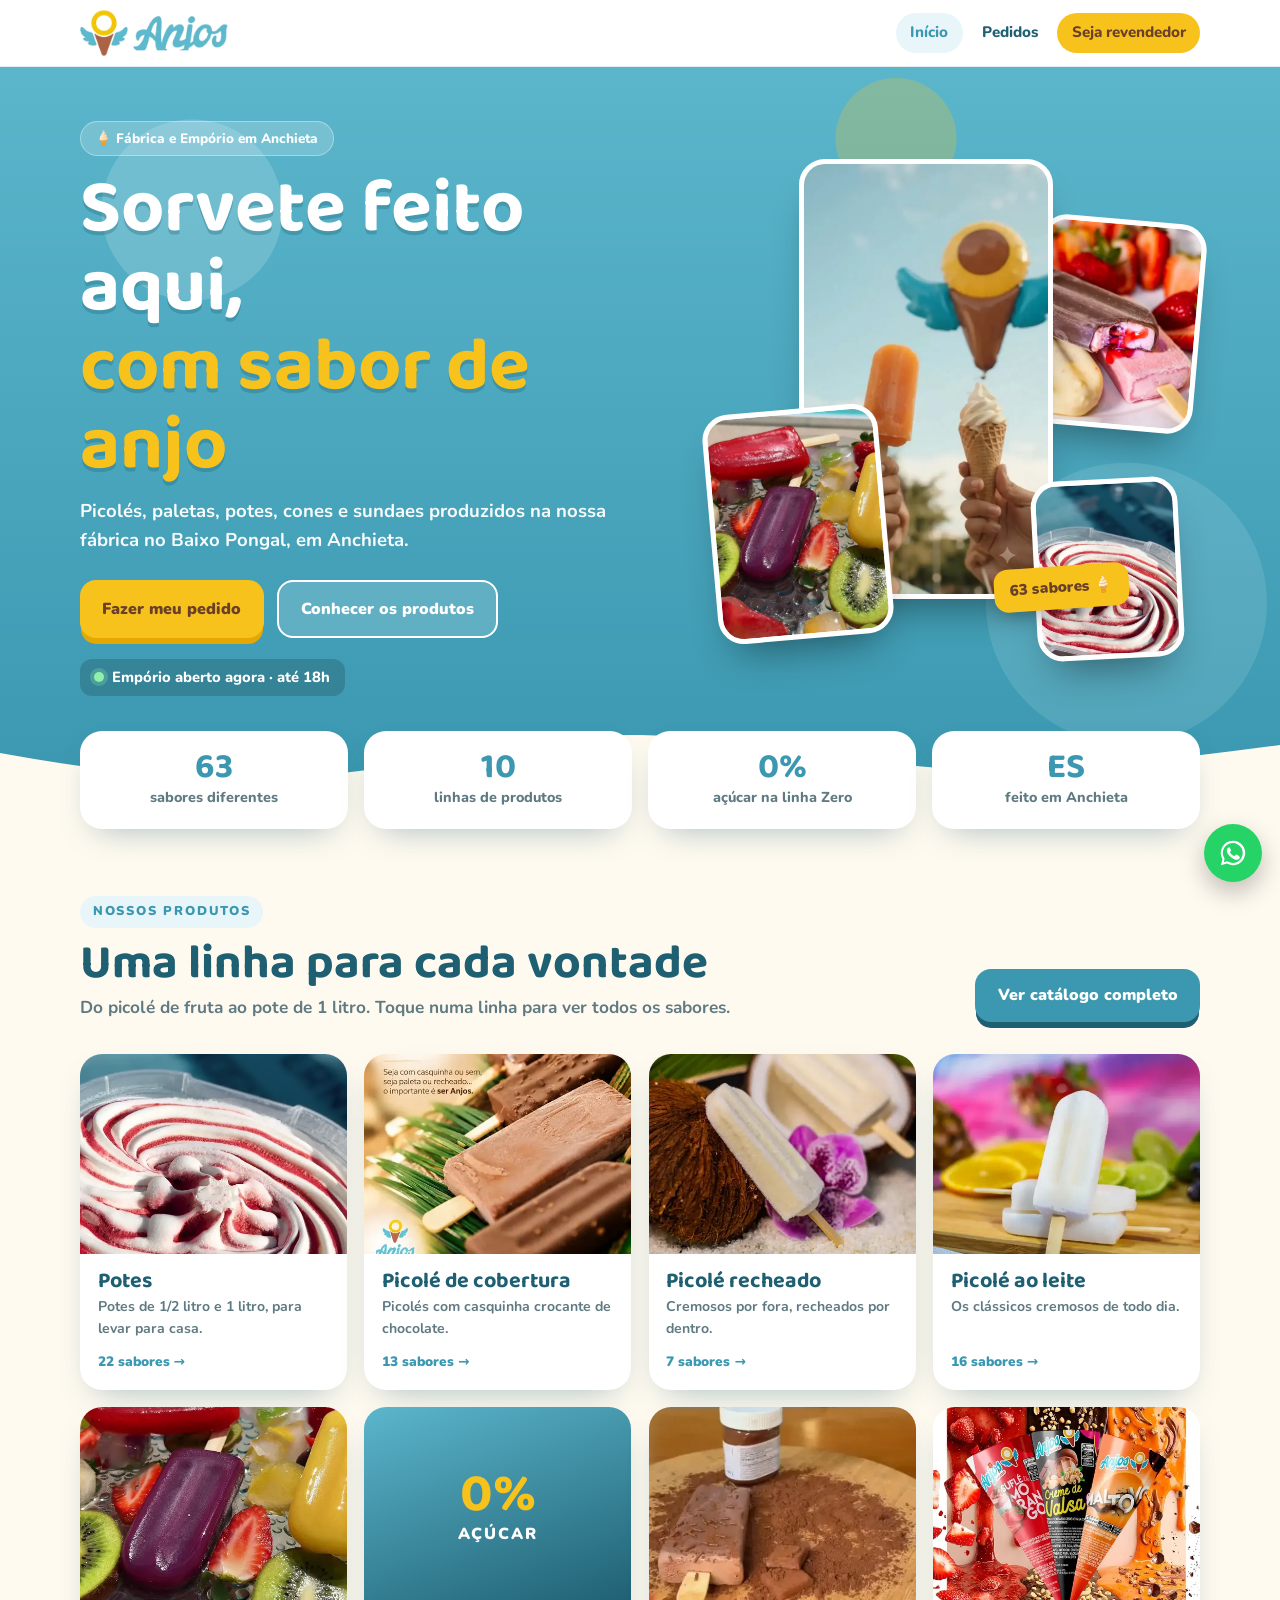
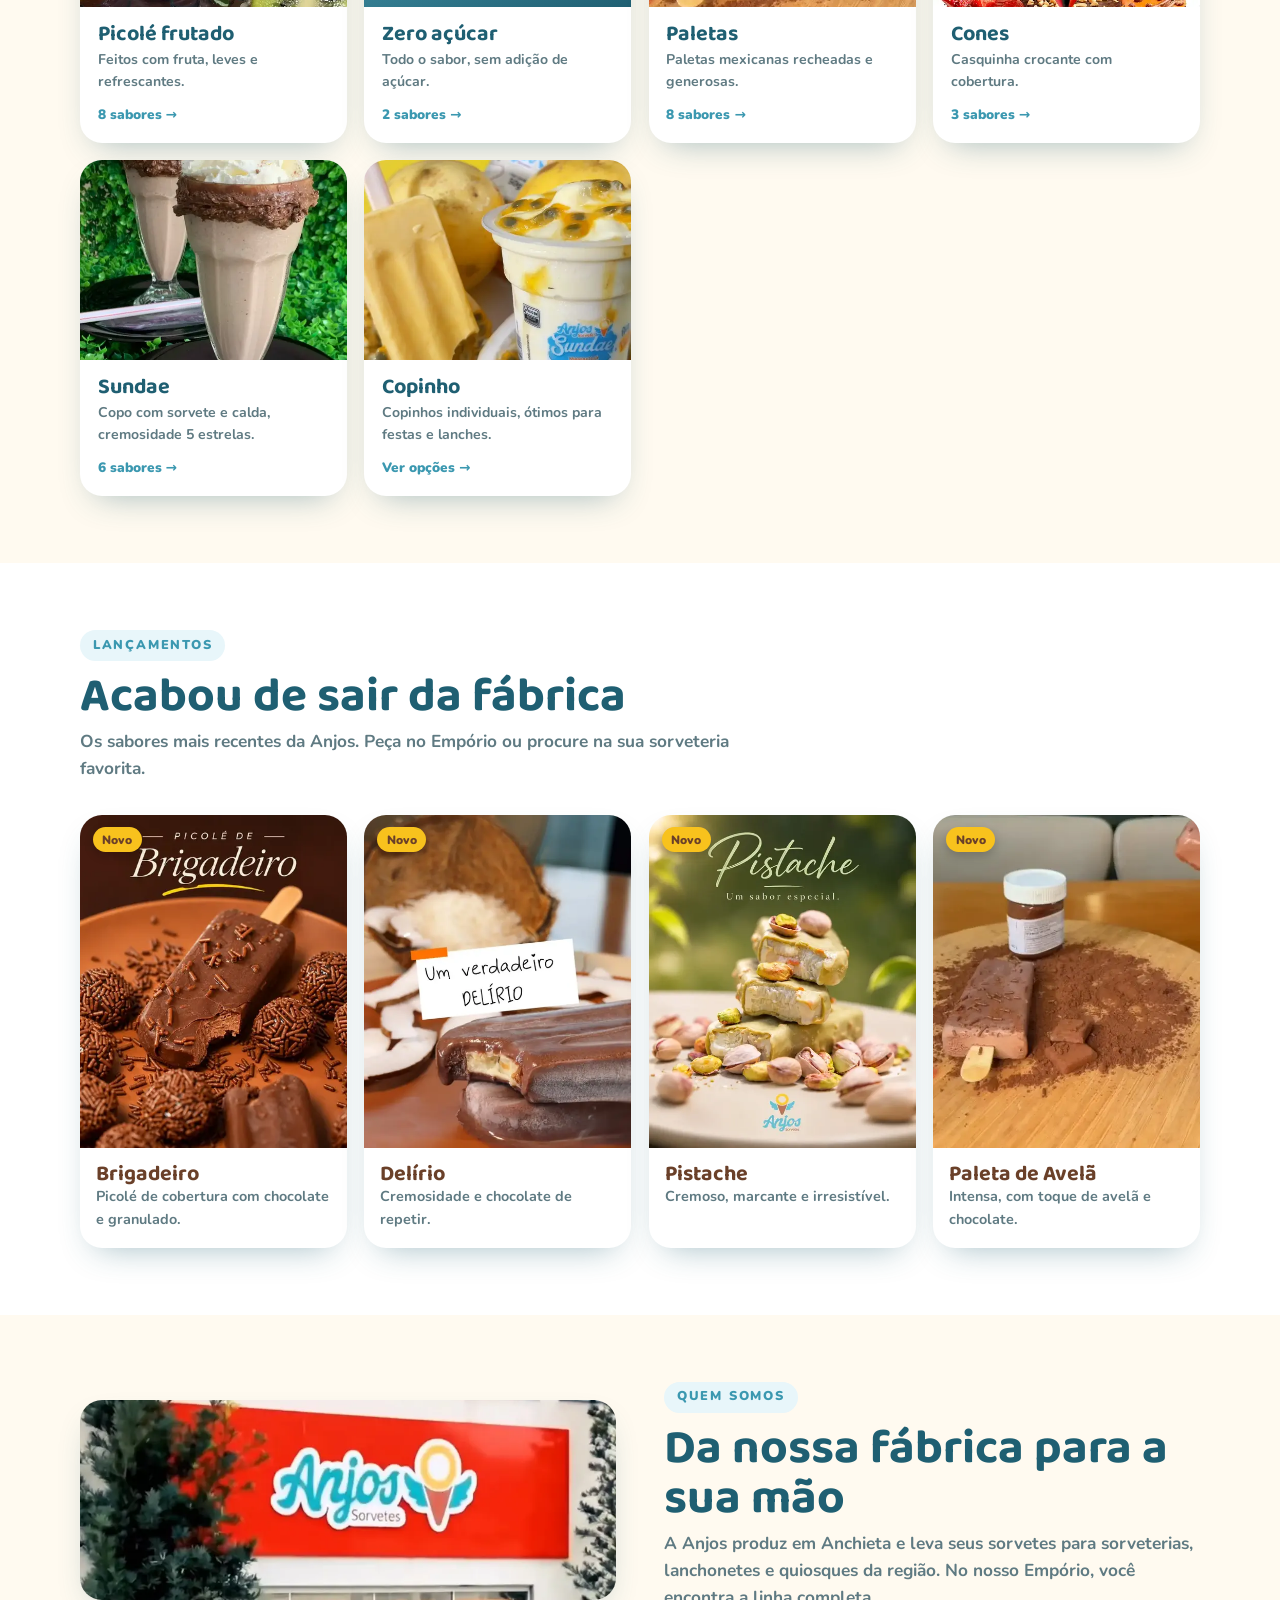
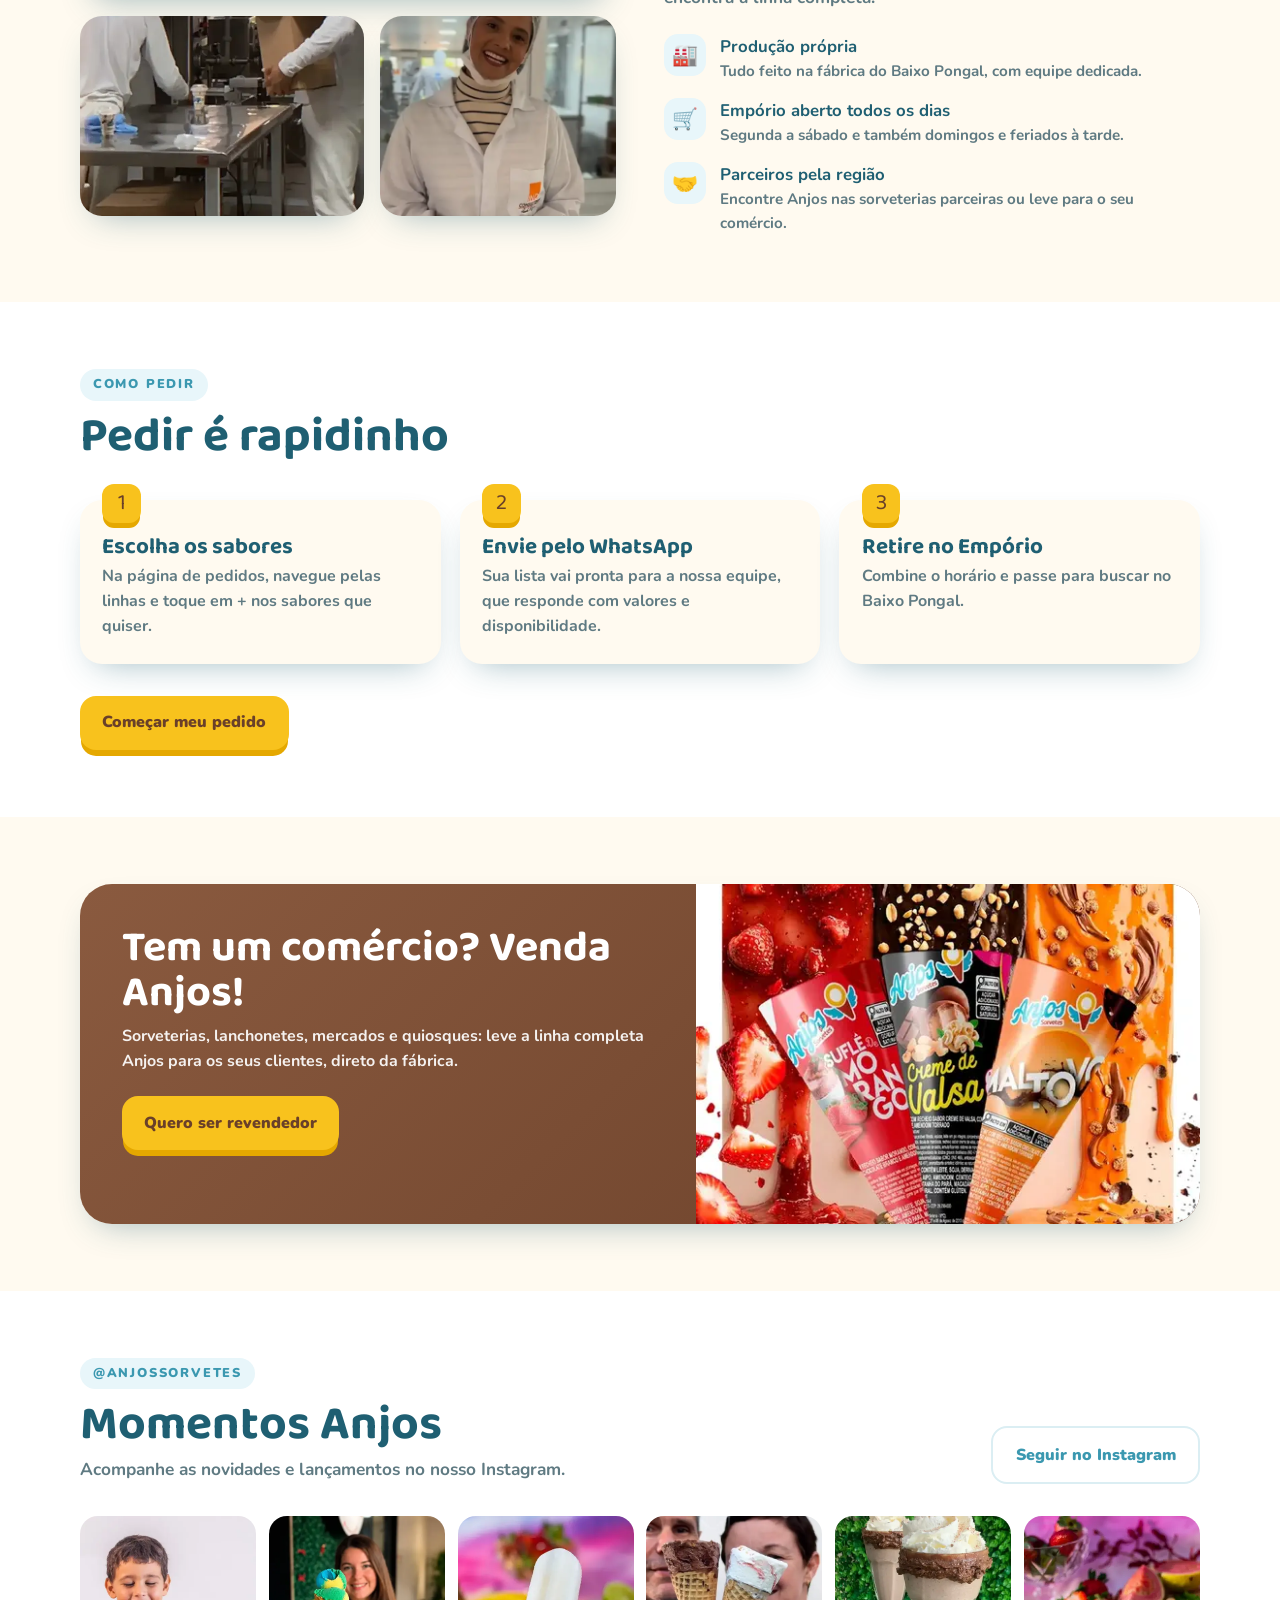
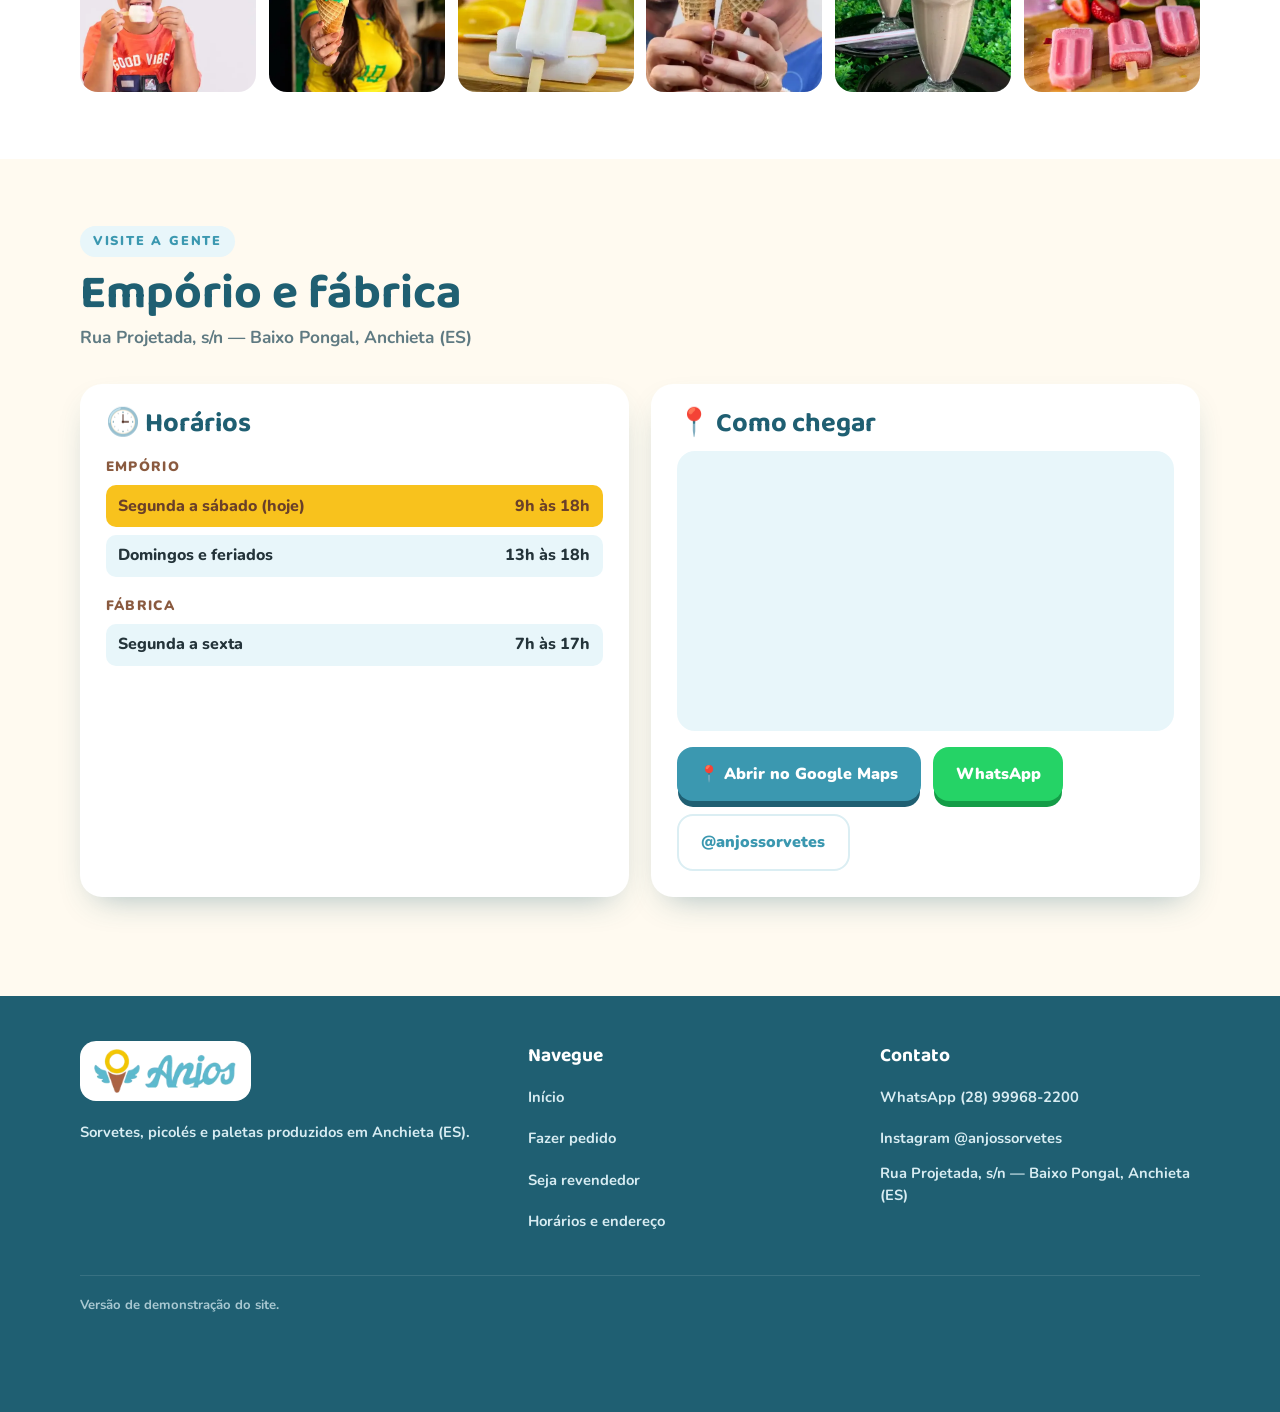
<file: index.html>
<!DOCTYPE html>
<html lang="pt-BR">
<head>
<meta charset="UTF-8">
<meta name="viewport" content="width=device-width, initial-scale=1">
<meta name="robots" content="noindex, nofollow">
<title>Anjos — Fábrica e Empório em Anchieta</title>
<meta name="description" content="Sorvetes, picolés, paletas e potes feitos em Anchieta (ES). Conheça nossos sabores, faça seu pedido ou seja um revendedor.">
<meta property="og:type" content="website">
<meta property="og:locale" content="pt_BR">
<meta property="og:site_name" content="Anjos">
<meta property="og:title" content="Anjos — Fábrica e Empório em Anchieta">
<meta property="og:description" content="Sorvetes, picolés, paletas e potes feitos em Anchieta (ES). Conheça os sabores, faça seu pedido ou seja um revendedor.">
<meta property="og:url" content="https://sitesvictor.github.io/anjos-sorvetes-v2/">
<meta property="og:image" content="https://sitesvictor.github.io/anjos-sorvetes-v2/img/og.jpg">
<meta property="og:image:width" content="1200">
<meta property="og:image:height" content="630">
<meta name="twitter:card" content="summary_large_image">
<meta name="theme-color" content="#3b98b0">
<link rel="icon" href="img/icone.png">
<link rel="preconnect" href="https://fonts.googleapis.com">
<link href="https://fonts.googleapis.com/css2?family=Baloo+2:wght@600;700;800&family=Nunito:wght@500;600;700;800;900&display=swap" rel="stylesheet">
<link rel="stylesheet" href="estilo.css">
<style>
  /* hero com fotos */
  .mosaico{position:relative;height:500px}
  .mosaico figure{position:absolute;border-radius:26px;overflow:hidden;box-shadow:0 24px 40px -18px rgba(0,0,0,.45);border:5px solid #fff;background:#fff}
  .mosaico img{width:100%;height:100%;object-fit:cover;display:block}
  .mosaico .m1{left:18%;top:0;width:52%;height:88%;z-index:2}
  .mosaico .m2{left:0;bottom:4%;width:36%;height:46%;transform:rotate(-5deg);z-index:3}
  .mosaico .m3{right:0;top:12%;width:34%;height:42%;transform:rotate(5deg);z-index:1}
  .mosaico .m4{right:4%;bottom:0;width:30%;height:36%;transform:rotate(-3deg);z-index:3}
  .mosaico .selo-flut{position:absolute;left:58%;bottom:10%;z-index:4;background:var(--amarelo);color:var(--marrom2);font-weight:900;padding:.6rem 1rem;border-radius:14px;box-shadow:0 10px 20px -8px rgba(0,0,0,.35);transform:rotate(-4deg);font-size:.95rem}
  @media (max-width:860px){ .mosaico{height:380px;max-width:460px;width:100%;margin:0 auto;order:-1} }

  /* linhas */
  .linhas{display:grid;grid-template-columns:repeat(auto-fill,minmax(210px,1fr));gap:1.1rem;margin-top:2rem}
  .linha{display:flex;flex-direction:column;text-decoration:none;background:#fff;border-radius:var(--raio);overflow:hidden;box-shadow:var(--sombra);transition:transform .2s}
  .linha:hover{transform:translateY(-4px)}
  .linha .ft{aspect-ratio:4/3;width:100%;object-fit:cover;display:block;transition:transform .5s}
  .linha:hover .ft{transform:scale(1.05)}
  .linha .ft-wrap{overflow:hidden}
  .linha .tx{padding:1rem 1.1rem 1.1rem;display:flex;flex-direction:column;flex:1}
  .linha h3{font-size:1.35rem;color:var(--azulEsc)}
  .linha p{font-weight:700;color:var(--suave);font-size:.88rem;margin:.2rem 0 .7rem}
  .linha span.v{font-weight:900;font-size:.85rem;color:var(--azul2);margin-top:auto}
  @media (max-width:600px){
    .linhas{grid-template-columns:1fr 1fr;gap:.7rem}
    .linha .tx{padding:.7rem .8rem .8rem}
    .linha h3{font-size:1.08rem}
    .linha p{display:none}
    .linha span.v{font-size:.78rem;margin-top:.3rem}
    .sem-foto.zero b{font-size:2.4rem}
  }

  /* lançamentos */
  .lanc{display:grid;grid-template-columns:repeat(4,1fr);gap:1.1rem;margin-top:2rem}
  .lanc figure{background:#fff;border-radius:var(--raio);overflow:hidden;box-shadow:var(--sombra);position:relative}
  .lanc img{width:100%;aspect-ratio:4/5;object-fit:cover;display:block}
  .lanc figcaption{padding:.9rem 1rem 1.1rem}
  .lanc h3{font-size:1.35rem;color:var(--marrom2)}
  .lanc p{font-weight:700;color:var(--suave);font-size:.9rem}
  .lanc figure::after{content:"Novo";position:absolute;top:.8rem;left:.8rem;background:var(--amarelo);color:var(--marrom2);font-weight:900;font-size:.75rem;padding:.2rem .6rem;border-radius:999px;box-shadow:0 4px 10px rgba(0,0,0,.2)}
  @media (max-width:860px){.lanc{grid-template-columns:repeat(2,1fr)}}

  /* sobre */
  .sobre{display:grid;grid-template-columns:1fr 1fr;gap:3rem;align-items:center}
  .fotos{display:grid;grid-template-columns:1.2fr 1fr;grid-template-rows:200px 200px;gap:1rem}
  .fotos img{width:100%;height:100%;object-fit:cover;border-radius:22px;box-shadow:var(--sombra);display:block}
  .fotos img:first-child{grid-column:1/-1}
  .pontos{list-style:none;display:grid;gap:.9rem;margin-top:1.4rem}
  .pontos li{display:flex;gap:.9rem;align-items:flex-start}
  .pontos li span{flex:none;width:2.6rem;height:2.6rem;border-radius:14px;background:var(--ceu);display:grid;place-items:center;font-size:1.3rem}
  .pontos b{display:block;color:var(--azulEsc);font-size:1.05rem}
  .pontos p{color:var(--suave);font-weight:700;font-size:.95rem}
  @media (max-width:860px){.sobre{grid-template-columns:1fr}.fotos{grid-template-rows:180px 160px}}

  /* galeria */
  .galeria{display:grid;grid-template-columns:repeat(6,1fr);gap:.8rem;margin-top:2rem}
  .galeria img{width:100%;aspect-ratio:1;object-fit:cover;border-radius:18px;display:block;transition:transform .3s}
  .galeria a:hover img{transform:scale(1.03)}
  @media (max-width:860px){.galeria{grid-template-columns:repeat(3,1fr)}}

  .passos{display:grid;grid-template-columns:repeat(3,1fr);gap:1.2rem;margin-top:2.4rem;counter-reset:p}
  .passos div{counter-increment:p;background:var(--creme);border-radius:var(--raio);padding:1.6rem 1.4rem;box-shadow:var(--sombra);position:relative}
  .passos div::before{content:counter(p);position:absolute;top:-16px;left:1.4rem;width:2.4rem;height:2.4rem;border-radius:12px;background:var(--amarelo);color:var(--marrom2);font-family:"Baloo 2";font-size:1.4rem;display:grid;place-items:center;box-shadow:0 6px 0 -1px var(--amarelo2)}
  .passos h3{font-size:1.4rem;color:var(--azulEsc);margin:.6rem 0 .3rem}
  .passos p{color:var(--suave);font-weight:700}
  @media (max-width:860px){.passos{grid-template-columns:1fr;gap:1.8rem}}

  .faixa{border-radius:32px;color:#fff;display:grid;grid-template-columns:1.1fr .9fr;overflow:hidden;box-shadow:var(--sombra);background:linear-gradient(135deg,var(--marrom) 0%,var(--marrom2) 100%)}
  .faixa .tx{padding:2.6rem}
  .faixa h2{font-size:clamp(1.9rem,4vw,2.7rem);margin-bottom:.5rem}
  .faixa p{font-weight:700;opacity:.92;margin-bottom:1.4rem}
  .faixa img{width:100%;height:100%;max-height:340px;object-fit:cover;object-position:center 35%;display:block;min-height:260px}
  @media (max-width:760px){.faixa{grid-template-columns:1fr}.faixa .tx{padding:2rem 1.4rem}}
</style>
</head>
<body>

<section class="hero">
  <div class="wrap">
    <div>
      <span class="selo">🍦 Fábrica e Empório em Anchieta</span>
      <h1>Sorvete feito aqui,<br><em>com sabor de anjo</em></h1>
      <p class="lead">Picolés, paletas, potes, cones e sundaes produzidos na nossa fábrica no Baixo Pongal, em Anchieta.</p>
      <div class="ctas">
        <a class="btn am" href="pedidos.html">Fazer meu pedido</a>
        <a class="btn cont" href="#produtos">Conhecer os produtos</a>
      </div>
      <div class="status" id="status"><i></i><span>…</span></div>
    </div>
    <div class="mosaico">
      <figure class="m1"><img src="img/md/hero-ceu.webp" alt="Picolé e casquinha Anjos"></figure>
      <figure class="m2"><img src="img/sm/frutados.webp" alt="Picolés frutados"></figure>
      <figure class="m3"><img src="img/sm/cobertura-morango.webp" alt="Picolés de cobertura"></figure>
      <figure class="m4"><img src="img/sm/potes.webp" alt="Pote de sorvete"></figure>
      <span class="selo-flut" id="seloSab">60+ sabores</span>
    </div>
  </div>
  <svg class="onda" viewBox="0 0 1440 60" preserveAspectRatio="none"><path fill="currentColor" d="M0 30c120 20 240 30 360 22S600 10 720 12s240 30 360 34 240-10 360-24v38H0z"/></svg>
</section>

<div class="wrap">
  <div class="numeros">
    <div><b id="nSab">60+</b><span>sabores diferentes</span></div>
    <div><b>10</b><span>linhas de produtos</span></div>
    <div><b>0%</b><span>açúcar na linha Zero</span></div>
    <div><b>ES</b><span>feito em Anchieta</span></div>
  </div>
</div>

<section class="bl" id="produtos">
  <div class="wrap">
    <div class="topo-sec">
      <div><span class="tag">Nossos produtos</span><h2 class="tt">Uma linha para cada vontade</h2>
      <p class="sub">Do picolé de fruta ao pote de 1 litro. Toque numa linha para ver todos os sabores.</p></div>
      <a class="btn az" href="pedidos.html">Ver catálogo completo</a>
    </div>
    <div class="linhas" id="linhas"></div>
  </div>
</section>

<section class="bl claro">
  <div class="wrap">
    <span class="tag">Lançamentos</span>
    <h2 class="tt">Acabou de sair da fábrica</h2>
    <p class="sub">Os sabores mais recentes da Anjos. Peça no Empório ou procure na sua sorveteria favorita.</p>
    <div class="lanc">
      <figure class="rv"><img src="img/sm/brigadeiro.webp" alt="Picolé de brigadeiro" loading="lazy"><figcaption><h3>Brigadeiro</h3><p>Picolé de cobertura com chocolate e granulado.</p></figcaption></figure>
      <figure class="rv"><img src="img/sm/delirio.webp" alt="Picolé Delírio" loading="lazy"><figcaption><h3>Delírio</h3><p>Cremosidade e chocolate de repetir.</p></figcaption></figure>
      <figure class="rv"><img src="img/sm/pistache.webp" alt="Picolé de pistache" loading="lazy"><figcaption><h3>Pistache</h3><p>Cremoso, marcante e irresistível.</p></figcaption></figure>
      <figure class="rv"><img src="img/sm/paleta-avela.webp" alt="Paleta de avelã" loading="lazy"><figcaption><h3>Paleta de Avelã</h3><p>Intensa, com toque de avelã e chocolate.</p></figcaption></figure>
    </div>
  </div>
</section>

<section class="bl">
  <div class="wrap sobre">
    <div class="fotos rv">
      <img src="img/md/fachada.webp" alt="Fachada da Anjos" loading="lazy">
      <img src="img/sm/fabrica.webp" alt="Produção na fábrica" loading="lazy">
      <img src="img/sm/equipe.webp" alt="Equipe Anjos" loading="lazy" style="object-position:center 20%">
    </div>
    <div>
      <span class="tag">Quem somos</span>
      <h2 class="tt">Da nossa fábrica para a sua mão</h2>
      <p class="sub">A Anjos produz em Anchieta e leva seus sorvetes para sorveterias, lanchonetes e quiosques da região. No nosso Empório, você encontra a linha completa.</p>
      <ul class="pontos">
        <li class="rv"><span>🏭</span><div><b>Produção própria</b><p>Tudo feito na fábrica do Baixo Pongal, com equipe dedicada.</p></div></li>
        <li class="rv"><span>🛒</span><div><b>Empório aberto todos os dias</b><p>Segunda a sábado e também domingos e feriados à tarde.</p></div></li>
        <li class="rv"><span>🤝</span><div><b>Parceiros pela região</b><p>Encontre Anjos nas sorveterias parceiras ou leve para o seu comércio.</p></div></li>
      </ul>
    </div>
  </div>
</section>

<section class="bl claro">
  <div class="wrap">
    <span class="tag">Como pedir</span>
    <h2 class="tt">Pedir é rapidinho</h2>
    <div class="passos">
      <div class="rv"><h3>Escolha os sabores</h3><p>Na página de pedidos, navegue pelas linhas e toque em <b>+</b> nos sabores que quiser.</p></div>
      <div class="rv"><h3>Envie pelo WhatsApp</h3><p>Sua lista vai pronta para a nossa equipe, que responde com valores e disponibilidade.</p></div>
      <div class="rv"><h3>Retire no Empório</h3><p>Combine o horário e passe para buscar no Baixo Pongal.</p></div>
    </div>
    <div class="ctas" style="margin-top:2rem"><a class="btn am" href="pedidos.html">Começar meu pedido</a></div>
  </div>
</section>

<section class="bl">
  <div class="wrap">
    <div class="faixa rv">
      <div class="tx"><h2>Tem um comércio? Venda Anjos!</h2>
      <p>Sorveterias, lanchonetes, mercados e quiosques: leve a linha completa Anjos para os seus clientes, direto da fábrica.</p>
      <a class="btn am" href="revenda.html">Quero ser revendedor</a></div>
      <img src="img/sm/cones.webp" alt="Cones Anjos" loading="lazy">
    </div>
  </div>
</section>

<section class="bl claro">
  <div class="wrap">
    <div class="topo-sec">
      <div><span class="tag">@anjossorvetes</span><h2 class="tt">Momentos Anjos</h2>
      <p class="sub">Acompanhe as novidades e lançamentos no nosso Instagram.</p></div>
      <a class="btn br" href="https://www.instagram.com/anjossorvetes/" target="_blank" rel="noopener">Seguir no Instagram</a>
    </div>
    <div class="galeria">
      <a href="https://www.instagram.com/anjossorvetes/" target="_blank" rel="noopener"><img src="img/sm/menino.webp" alt="" loading="lazy"></a>
      <a href="https://www.instagram.com/anjossorvetes/" target="_blank" rel="noopener"><img src="img/sm/cliente-cone.webp" alt="" loading="lazy"></a>
      <a href="https://www.instagram.com/anjossorvetes/" target="_blank" rel="noopener"><img src="img/sm/leite.webp" alt="" loading="lazy"></a>
      <a href="https://www.instagram.com/anjossorvetes/" target="_blank" rel="noopener"><img src="img/sm/clientes-cones.webp" alt="" loading="lazy"></a>
      <a href="https://www.instagram.com/anjossorvetes/" target="_blank" rel="noopener"><img src="img/sm/sundae.webp" alt="" loading="lazy"></a>
      <a href="https://www.instagram.com/anjossorvetes/" target="_blank" rel="noopener"><img src="img/sm/frutados-morango.webp" alt="" loading="lazy"></a>
    </div>
  </div>
</section>

<section class="bl" id="visite">
  <div class="wrap">
    <span class="tag">Visite a gente</span>
    <h2 class="tt">Empório e fábrica</h2>
    <p class="sub">Rua Projetada, s/n — Baixo Pongal, Anchieta (ES)</p>
    <div class="info">
      <div class="card">
        <h3>🕒 Horários</h3>
        <div class="sub-h">Empório</div>
        <ul class="hor" id="horEmporio"></ul>
        <div class="sub-h">Fábrica</div>
        <ul class="hor"><li><span>Segunda a sexta</span><span>7h às 17h</span></li></ul>
      </div>
      <div class="card">
        <h3>📍 Como chegar</h3>
        <div class="mapa"><iframe loading="lazy" title="Mapa" src="https://maps.google.com/maps?q=Anjos%20Sorvetes%2C%20Baixo%20Pongal%2C%20Anchieta%20-%20ES&z=15&output=embed"></iframe></div>
        <div class="ctas" style="margin-top:1rem">
          <a class="btn az" href="https://www.google.com/maps/dir/?api=1&destination=Anjos%20Sorvetes%2C%20Baixo%20Pongal%2C%20Anchieta%20-%20ES" target="_blank" rel="noopener">📍 Abrir no Google Maps</a>
          <a class="btn zap" id="zapContato" target="_blank" rel="noopener">WhatsApp</a>
          <a class="btn br" href="https://www.instagram.com/anjossorvetes/" target="_blank" rel="noopener">@anjossorvetes</a>
        </div>
      </div>
    </div>
  </div>
</section>

<script src="comum.js"></script>
<script>
  $("#linhas").innerHTML = CATS.map(c => `<a class="linha rv" href="pedidos.html?cat=${c.id}">
    <div class="ft-wrap">${fotoCat(c, "ft")}</div>
    <div class="tx"><h3>${c.nome}</h3><p>${c.desc}</p>
    <span class="v">${c.id === "copinho" ? "Ver opções" : c.s.length + " sabores"} →</span></div></a>`).join("");
  montarLayout("inicio");
  $("#nSab").textContent = SABORES_UNICOS; $("#seloSab").textContent = SABORES_UNICOS + " sabores 🍦";
  $("#zapContato").href = zap("Olá, Anjos! 🍦 Vim pelo site.");
  desenharStatus("#status"); desenharHorarios("#horEmporio");
  setInterval(() => desenharStatus("#status"), 60000);
</script>
</body>
</html>
</file>
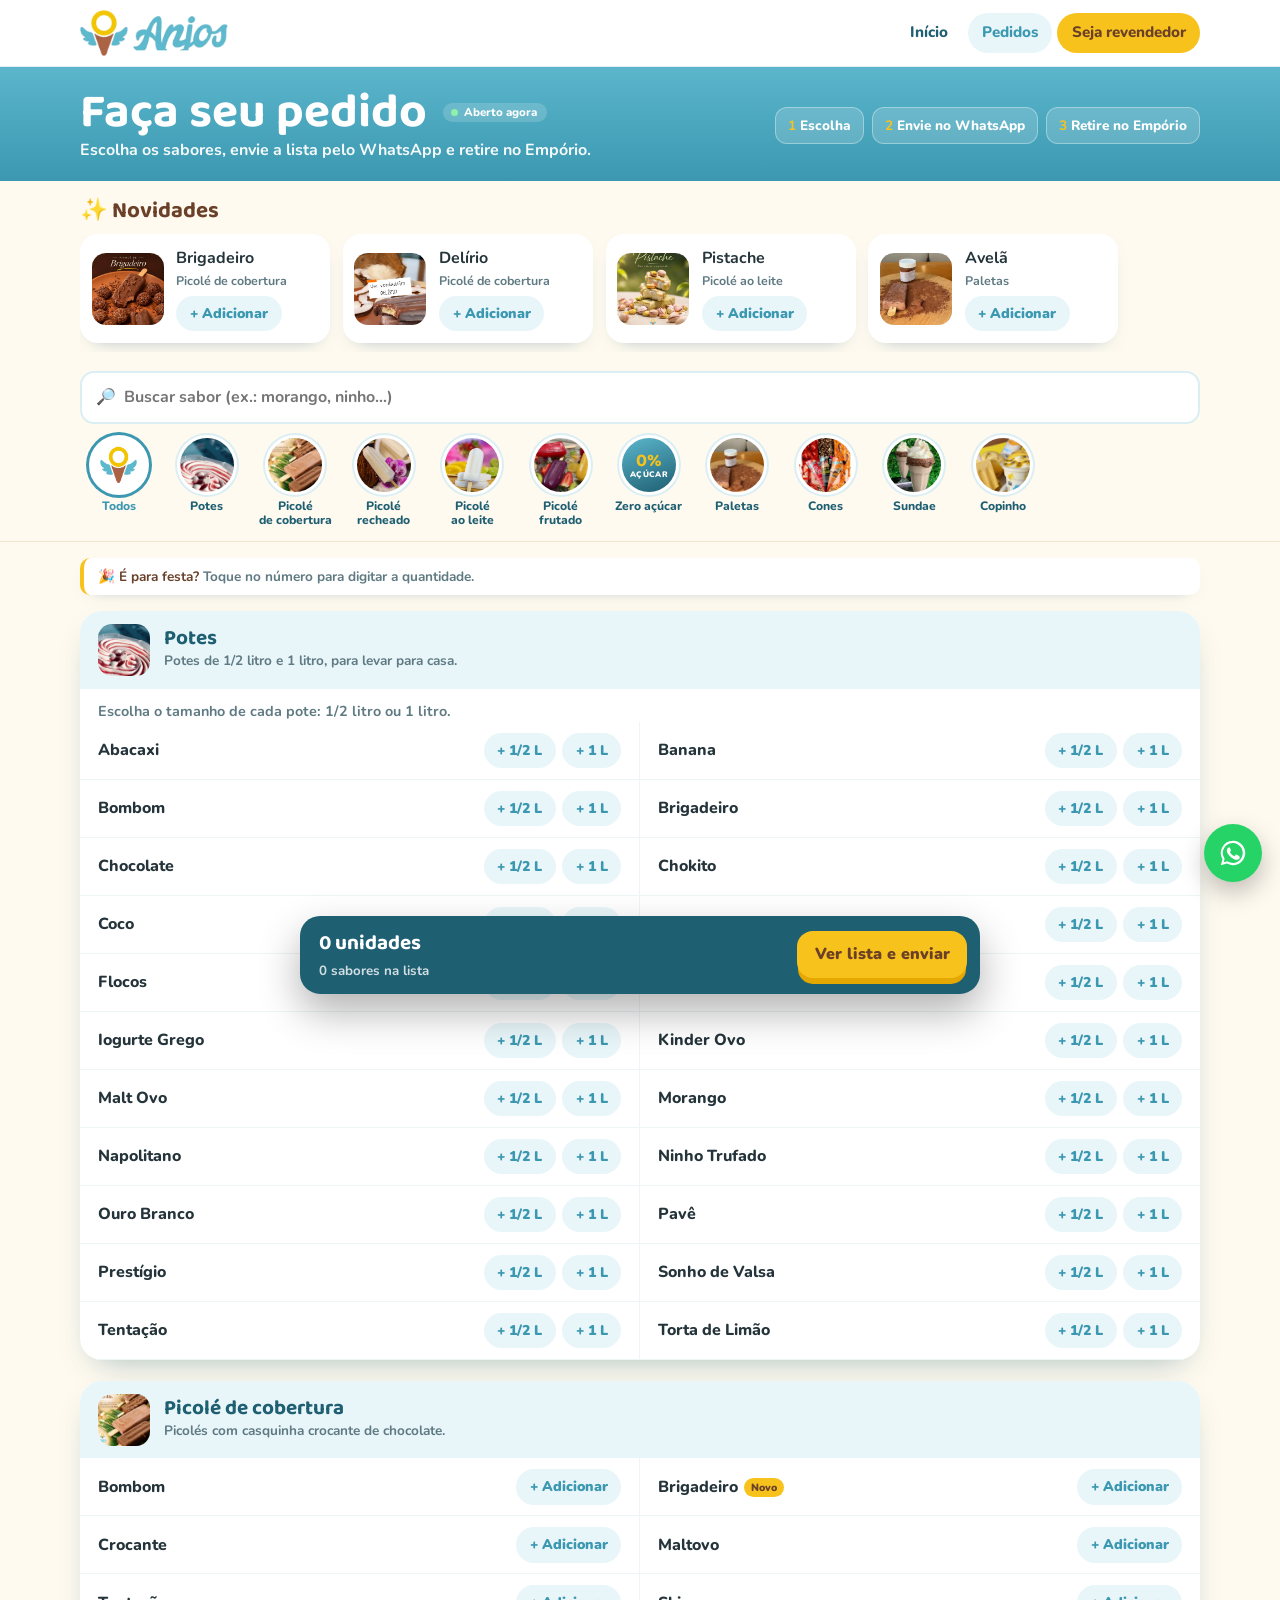
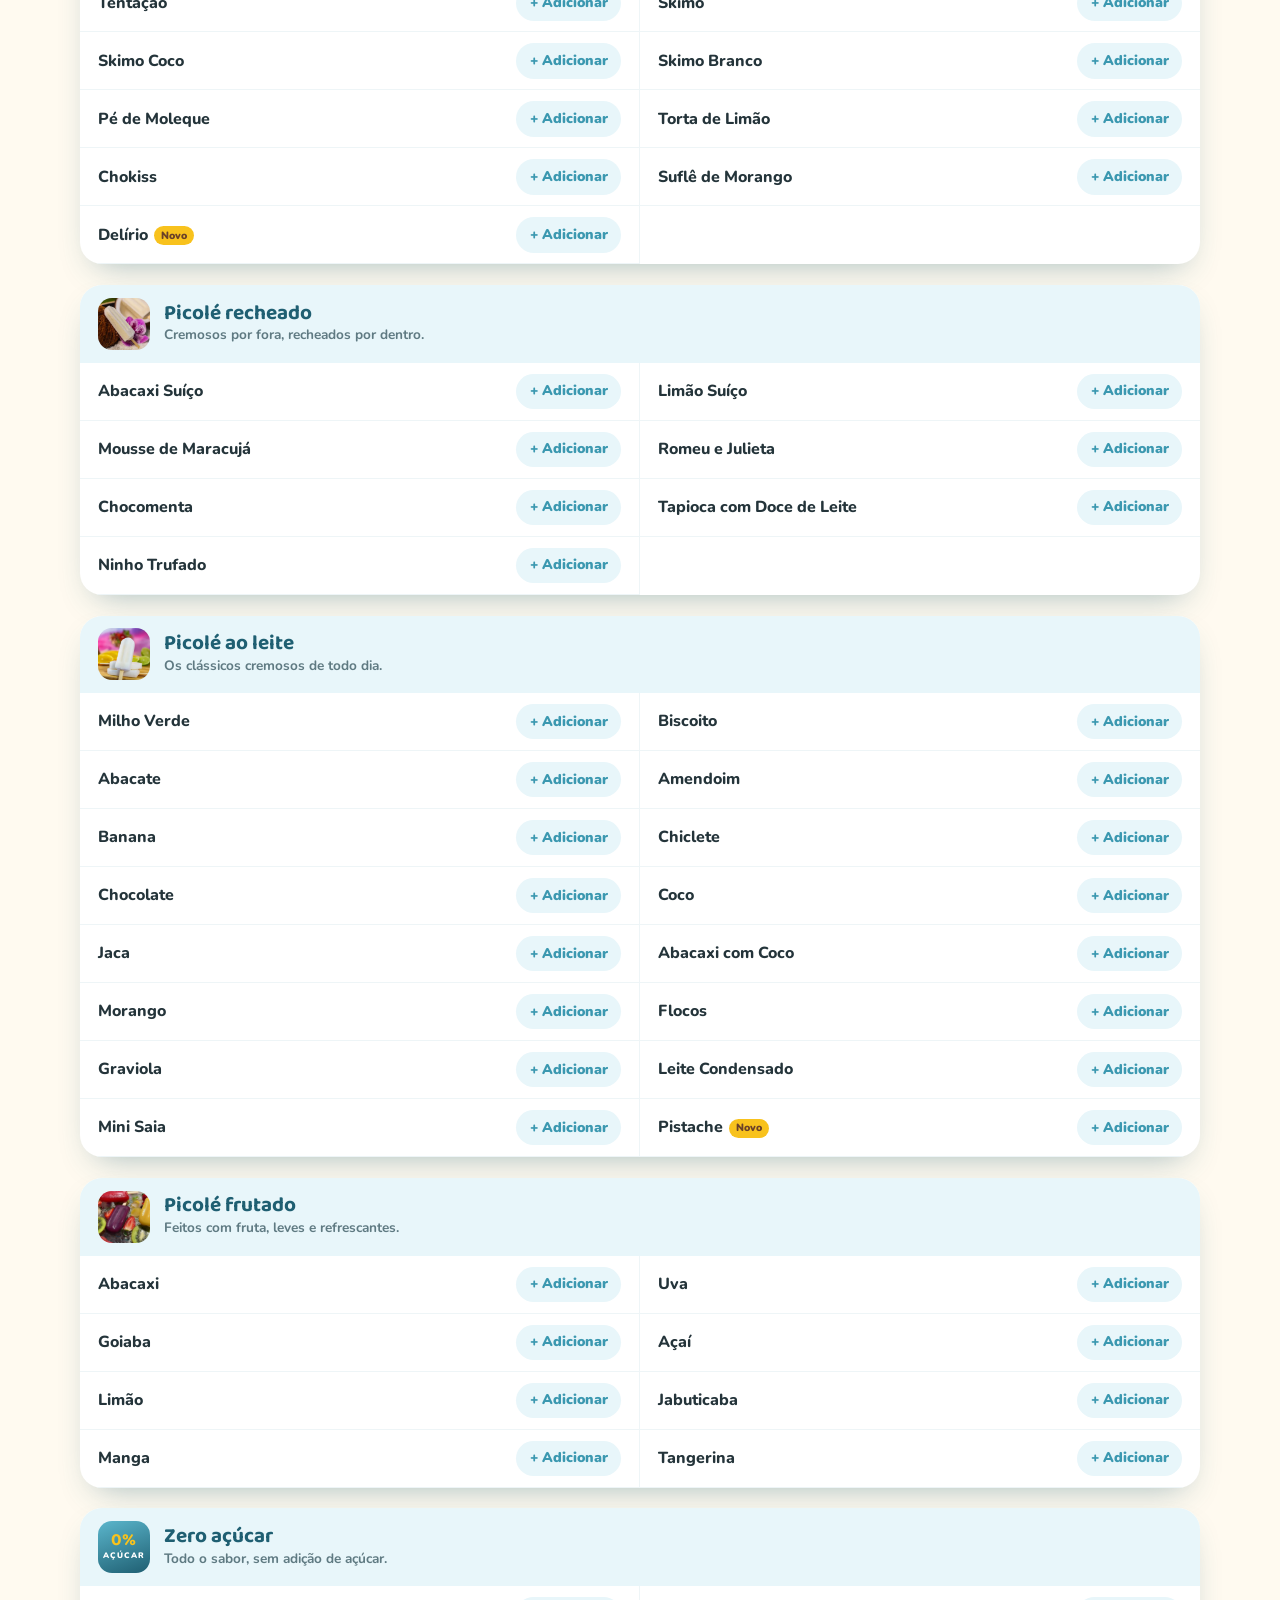
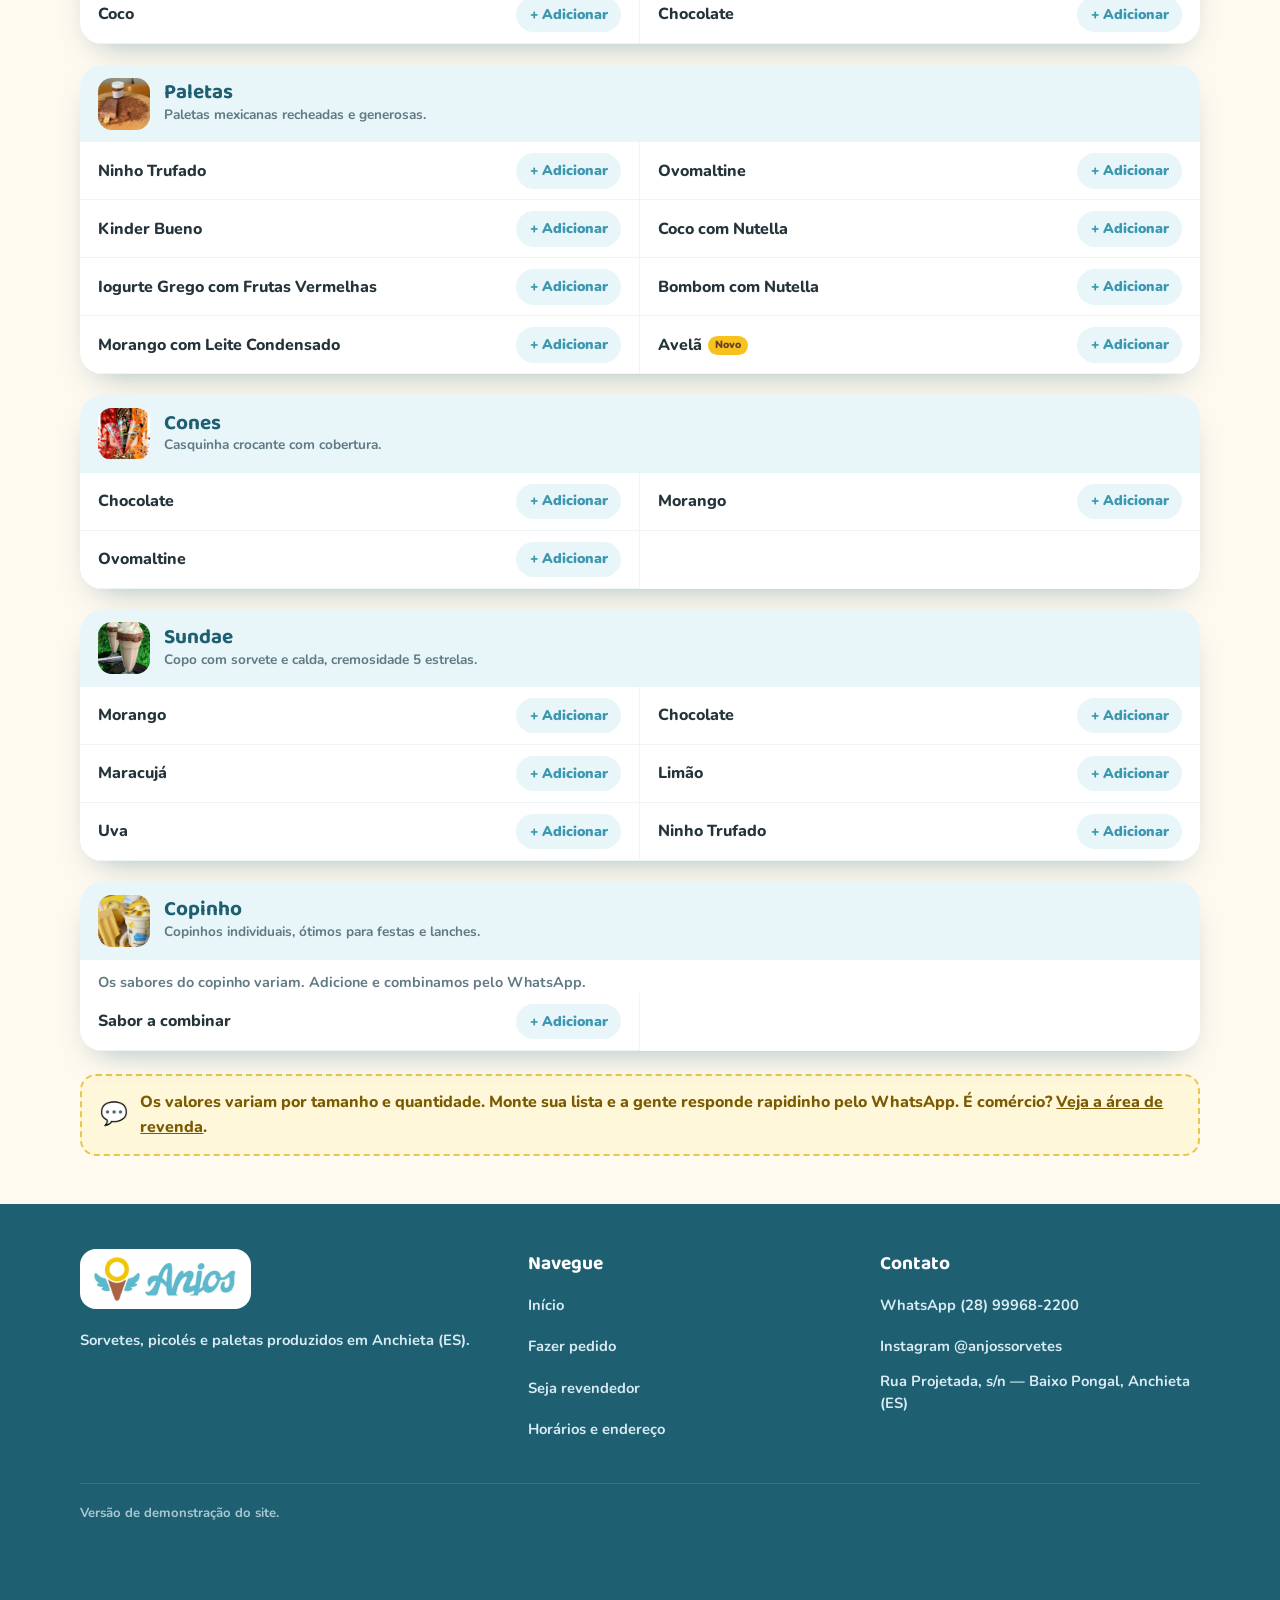
<file: pedidos.html>
<!DOCTYPE html>
<html lang="pt-BR">
<head>
<meta charset="UTF-8">
<meta name="viewport" content="width=device-width, initial-scale=1">
<meta name="robots" content="noindex, nofollow">
<title>Pedidos — Anjos</title>
<meta name="description" content="Escolha seus sabores Anjos e envie a lista pelo WhatsApp. Picolés, paletas, potes, cones e sundaes.">
<meta property="og:type" content="website">
<meta property="og:locale" content="pt_BR">
<meta property="og:site_name" content="Anjos">
<meta property="og:title" content="Pedidos — Anjos">
<meta property="og:description" content="Escolha seus sabores Anjos e envie a lista pelo WhatsApp. Picolés, paletas, potes, cones e sundaes.">
<meta property="og:url" content="https://sitesvictor.github.io/anjos-sorvetes-v2/pedidos.html">
<meta property="og:image" content="https://sitesvictor.github.io/anjos-sorvetes-v2/img/og.jpg">
<meta property="og:image:width" content="1200">
<meta property="og:image:height" content="630">
<meta name="twitter:card" content="summary_large_image">
<meta name="theme-color" content="#3b98b0">
<link rel="icon" href="img/icone.png">
<link rel="preconnect" href="https://fonts.googleapis.com">
<link href="https://fonts.googleapis.com/css2?family=Baloo+2:wght@600;700;800&family=Nunito:wght@500;600;700;800;900&display=swap" rel="stylesheet">
<link rel="stylesheet" href="estilo.css">
<style>
  html{scroll-padding-top:200px}
  /* topo enxuto */
  .topo-ped{background:linear-gradient(180deg,var(--azul) 0%,var(--azul2) 100%);color:#fff;padding:1.8rem 0 1.4rem}
  .topo-ped .wrap{display:grid;grid-template-columns:1fr auto;gap:1rem 2rem;align-items:center}
  .topo-ped h1{font-size:clamp(2rem,4.6vw,3rem)}
  .topo-ped p{font-weight:700;opacity:.95;max-width:34rem}
  .topo-ped{padding:1.3rem 0 1.1rem}
  .mini-status{display:inline-flex;align-items:center;gap:.35rem;vertical-align:middle;font-family:Nunito;font-size:.72rem;font-weight:800;background:rgba(255,255,255,.16);border-radius:999px;padding:.2rem .6rem .2rem .5rem;margin-left:.4rem;position:relative;top:-.2em;white-space:nowrap}
  .mini-status i{width:7px;height:7px;border-radius:50%;background:#8ef0a9;flex:none}
  .mini-status.fech i{background:#ffb3b3}
  .passinhos{display:flex;gap:.5rem;flex-wrap:wrap}
  .passinhos span{background:rgba(255,255,255,.16);border:1px solid rgba(255,255,255,.35);border-radius:12px;padding:.45rem .75rem;font-weight:800;font-size:.85rem}
  .passinhos b{color:var(--amarelo)}
  @media (max-width:760px){.topo-ped .wrap{grid-template-columns:1fr}.passinhos{display:none}}

  /* novidades */
  .novs{padding:1.2rem 0 .4rem}
  .novs h2{font-size:1.4rem;color:var(--marrom2);margin-bottom:.7rem;display:flex;align-items:center;gap:.5rem}
  .novs-l{display:flex;gap:.8rem;overflow-x:auto;padding-bottom:.6rem;scroll-snap-type:x mandatory;scrollbar-width:thin}
  .nov{flex:none;width:250px;display:flex;gap:.8rem;align-items:center;background:#fff;border-radius:18px;padding:.6rem;box-shadow:0 8px 20px -14px rgba(31,95,114,.6);scroll-snap-align:start;border:2px solid transparent}
  .nov.sel{border-color:var(--amarelo)}
  .nov img{width:72px;height:72px;border-radius:14px;object-fit:cover;flex:none}
  .nov b{display:block;font-size:1rem}
  .nov small{display:block;color:var(--suave);font-weight:700;font-size:.78rem;margin-bottom:.35rem}

  /* filtros fixos */
  .filtros{position:sticky;top:66px;z-index:20;background:rgba(255,250,240,.96);backdrop-filter:blur(8px);padding:.8rem 0 .3rem;border-bottom:1px solid #f0e6cf}
  .busca{display:flex;align-items:center;gap:.5rem;background:#fff;border:2px solid #dbeef3;border-radius:14px;padding:.1rem .9rem}
  .busca input{border:0;outline:0;font:inherit;font-weight:700;padding:.65rem 0;width:100%;background:transparent}
  .busca:focus-within{border-color:var(--azul)}
  .abas{display:flex;gap:.9rem;overflow-x:auto;padding:.7rem .1rem .5rem;scrollbar-width:none}
  .abas::-webkit-scrollbar{display:none}
  .aba{flex:none;display:flex;flex-direction:column;align-items:center;gap:.3rem;width:74px;font-weight:800;font-size:.76rem;color:var(--azulEsc);text-align:center;line-height:1.15}
  .aba .ci{width:60px;height:60px;border-radius:50%;overflow:hidden;border:3px solid #fff;box-shadow:0 0 0 2px #dbeef3;display:grid;place-items:center;background:#fff;transition:box-shadow .15s,transform .15s}
  .aba .ci img{width:100%;height:100%;object-fit:cover}
  .aba .ci.todos img{width:70%;height:70%;object-fit:contain}
  .aba .ci .sem-foto{width:100%;height:100%}
  .aba .ci .sem-foto.zero b{font-size:1.15rem}
  .aba .ci .sem-foto.zero span{font-size:.5rem;letter-spacing:.05em}
  .aba:hover .ci{transform:translateY(-2px)}
  .aba.on .ci{box-shadow:0 0 0 3px var(--azul2)}
  .aba.on{color:var(--azul2)}
  @media (max-width:600px){.filtros{top:60px}.aba{width:64px}.aba .ci{width:52px;height:52px}}

  /* lista de sabores */
  .grade{display:grid;gap:1.3rem;padding-top:1.2rem}
  .grupo{background:#fff;border-radius:var(--raio);box-shadow:var(--sombra);overflow:hidden}
  .grupo-top{display:flex;align-items:center;gap:.9rem;padding:.8rem 1.1rem;background:var(--ceu)}
  .grupo-top img,.grupo-top .sem-foto{width:52px;height:52px;border-radius:14px;object-fit:cover;flex:none}
  .grupo-top .sem-foto.zero b{font-size:1.1rem}.grupo-top .sem-foto.zero span{font-size:.5rem}
  .grupo-top h3{font-size:1.3rem;color:var(--azulEsc)}
  .grupo-top p{font-weight:700;color:var(--suave);font-size:.85rem}
  .itens-l{list-style:none;display:grid;grid-template-columns:1fr 1fr}
  .festa{margin-top:1rem;background:#fff;border-left:4px solid var(--amarelo);border-radius:10px;padding:.5rem .85rem;font-weight:700;color:var(--suave);font-size:.85rem;box-shadow:0 6px 16px -12px rgba(31,95,114,.5)}
  .festa b{color:var(--marrom2)}
  .grade{padding-top:1rem!important}
  .itens-l li{display:flex;flex-wrap:wrap;align-items:center;justify-content:space-between;gap:.5rem .8rem;padding:.65rem 1.1rem;border-bottom:1px solid #eef5f7;min-height:58px}
  .itens-l li:nth-child(odd){border-right:1px solid #eef5f7}
  .itens-l li.sel{background:#fffbea}
  .nm{font-weight:800;font-size:1rem}
  .novo{display:inline-block;margin-left:.4rem;background:var(--amarelo);color:var(--marrom2);font-weight:900;font-size:.66rem;padding:.1rem .45rem;border-radius:999px;vertical-align:middle}
  .acoes{display:flex;gap:.4rem;flex-wrap:wrap;justify-content:flex-end}
  .qtd{display:inline-flex;align-items:center;gap:.35rem;flex:none}
  .qtd button{width:32px;height:32px;border-radius:50%;font-weight:900;font-size:1.1rem;display:grid;place-items:center}
  .qtd .m{background:var(--ceu);color:var(--azul2)}
  .qtd .p{background:var(--azul2);color:#fff}
  .qtd .num{width:3.2rem;height:32px;border:2px solid #dbeef3;border-radius:10px;text-align:center;font:inherit;font-weight:900;font-size:.95rem;color:var(--texto);background:#fff;-moz-appearance:textfield}
  .qtd .num::-webkit-outer-spin-button,.qtd .num::-webkit-inner-spin-button{-webkit-appearance:none;margin:0}
  .qtd .num:focus{outline:0;border-color:var(--azul2)}
  .qtd .mais10{width:auto;min-width:44px;height:32px;padding:0 .7rem;border-radius:999px;background:#fff1c7;color:var(--marrom2);font-weight:900;font-size:.82rem;box-shadow:inset 0 0 0 1.5px #f3d97a}
  .acoes .qtd{width:100%;justify-content:flex-start}
  .itens-d .qtd .num{background:#fff}
  .qtd em{font-style:normal;font-weight:900;font-size:.78rem;color:var(--marrom2);background:#fff1c7;border-radius:8px;padding:.1rem .4rem}
  .add{flex:none;padding:.42rem .85rem;border-radius:999px;background:var(--ceu);color:var(--azul2);font-weight:900;font-size:.88rem;white-space:nowrap}
  .add:hover{background:var(--azul2);color:#fff}
  .grupo .nota{padding:.7rem 1.1rem 0;font-weight:700;color:var(--suave);font-size:.9rem}
  .vazio{text-align:center;padding:2.5rem 1rem;color:var(--suave);font-weight:800;background:#fff;border-radius:var(--raio)}
  @media (max-width:760px){
    .filtros{top:60px;padding:.5rem 0 .2rem}
    .busca{border-radius:12px}.busca input{padding:.45rem 0;font-size:.95rem}
    .abas{gap:.6rem;padding:.45rem .1rem .3rem}
    .aba{width:auto;flex-direction:row;gap:.4rem;font-size:.78rem;background:#fff;border-radius:999px;padding:.2rem .7rem .2rem .2rem;box-shadow:0 0 0 2px #dbeef3;white-space:nowrap}
    .aba .ci{width:30px;height:30px;border-width:0;box-shadow:none}
    .aba span{white-space:nowrap;text-align:left}.aba.on{box-shadow:0 0 0 2px var(--azul2);background:#eaf7fb}.aba.on .ci{box-shadow:none}.aba:hover .ci{transform:none}
    .itens-l{grid-template-columns:1fr}.itens-l li:nth-child(odd){border-right:0}
    .itens-l li.pote{flex-direction:column;align-items:stretch;gap:.5rem}
    .itens-l li.pote .acoes{justify-content:flex-start}
  }
  .aviso-precos{margin:1.4rem 0 3rem;display:flex;gap:.8rem;align-items:center;background:#fff7d9;border:2px dashed #ecc54d;border-radius:16px;padding:.9rem 1.1rem;font-weight:800;color:#7a5b00}

  /* barra da lista */
  .lista{position:fixed;left:50%;bottom:16px;transform:translate(-50%,140%);z-index:40;width:min(680px,calc(100% - 24px));background:var(--azulEsc);color:#fff;border-radius:20px;box-shadow:0 18px 40px rgba(0,0,0,.3);display:flex;align-items:center;gap:1rem;padding:.8rem .8rem .8rem 1.2rem;transition:transform .3s}
  .lista.on{transform:translate(-50%,0)}
  .lista b{font-family:"Baloo 2";font-size:1.3rem}
  .lista small{display:block;opacity:.8;font-weight:700}
  .lista .btn{margin-left:auto;padding:.7rem 1.1rem}

  /* janela da lista */
  dialog{border:0;border-radius:24px;padding:0;width:min(580px,calc(100% - 20px));max-height:calc(100dvh - 24px);box-shadow:0 30px 70px rgba(0,0,0,.35);margin:auto}
  dialog::backdrop{background:rgba(14,46,56,.6)}
  .dlg{padding:1.4rem;overflow:auto;max-height:calc(100dvh - 24px)}
  .dlg-top{display:flex;justify-content:space-between;align-items:center;gap:1rem}
  .dlg-top h3{font-size:1.8rem;color:var(--azulEsc)}
  .dlg-top button{font-size:1.5rem;color:var(--suave);width:40px;height:40px}
  .itens-d{list-style:none;margin:.8rem 0;display:grid;gap:.45rem}
  .itens-d li{display:flex;justify-content:space-between;align-items:center;gap:.6rem;background:var(--ceu);border-radius:12px;padding:.5rem .6rem .5rem .9rem;font-weight:800}
  .itens-d li small{display:block;color:var(--suave);font-weight:700;font-size:.76rem}
  .itens-d .qtd .m,.itens-d .qtd .p{width:30px;height:30px}
  .itens-d .qtd .m{background:#fff}
  .limpar{font-weight:900;color:#c0392b;font-size:.88rem;padding:.3rem 0}
  .sec-t{font-weight:900;color:var(--azulEsc);font-size:.9rem;margin:1rem 0 .45rem}
  .modo{display:grid;grid-template-columns:1fr 1fr;gap:.5rem}
  .modo label{border:2px solid #dbeef3;border-radius:14px;padding:.65rem;text-align:center;font-weight:900;cursor:pointer;color:var(--azulEsc)}
  .modo input{position:absolute;opacity:0;pointer-events:none}
  .modo label:has(input:checked){border-color:var(--azul2);background:var(--ceu);color:var(--azul2)}
  .dias{display:flex;gap:.45rem;overflow-x:auto;padding-bottom:.3rem}
  .dias button{flex:none;border:2px solid #dbeef3;border-radius:12px;padding:.45rem .7rem;font-weight:800;color:var(--azulEsc);background:#fff;text-align:center;line-height:1.15}
  .dias button small{display:block;font-size:.72rem;color:var(--suave);font-weight:700}
  .dias button.on{border-color:var(--azul2);background:var(--ceu);color:var(--azul2)}
  .dias button:disabled{opacity:.4;cursor:not-allowed}
  .previa{background:#e9fbe9;border:1px solid #bfe9c4;border-radius:14px;padding:.8rem .9rem;font-size:.86rem;font-weight:600;white-space:pre-wrap;color:#1d3b22;max-height:180px;overflow:auto;font-family:inherit}
  details.prev summary{cursor:pointer;font-weight:900;color:var(--azul2);font-size:.9rem;margin:1rem 0 .5rem}
  .dlg .btn{width:100%;margin-top:.8rem}
</style>
</head>
<body>

<section class="topo-ped">
  <div class="wrap">
    <div>
      <h1>Faça seu pedido <span class="mini-status" id="status"><i></i><span>…</span></span></h1>
      <p>Escolha os sabores, envie a lista pelo WhatsApp e retire no Empório.</p>
    </div>
    <div class="passinhos"><span><b>1</b> Escolha</span><span><b>2</b> Envie no WhatsApp</span><span><b>3</b> Retire no Empório</span></div>
  </div>
</section>

<section class="novs">
  <div class="wrap">
    <h2>✨ Novidades</h2>
    <div class="novs-l" id="novs"></div>
  </div>
</section>

<div class="filtros">
  <div class="wrap">
    <label class="busca"><span>🔎</span><input id="busca" type="search" placeholder="Buscar sabor (ex.: morango, ninho…)" aria-label="Buscar sabor"></label>
    <nav class="abas" id="abas" aria-label="Linhas de produtos"></nav>
  </div>
</div>

<main class="wrap">
  <div class="festa">🎉 <b>É para festa?</b> Toque no número para digitar a quantidade.</div>
  <div class="grade" id="grade"></div>
  <div class="aviso-precos"><span style="font-size:1.4rem">💬</span><div>Os valores variam por tamanho e quantidade. Monte sua lista e a gente responde rapidinho pelo WhatsApp. É comércio? <a href="revenda.html">Veja a área de revenda</a>.</div></div>
</main>

<div class="lista" id="lista">
  <div><b id="lQtd">0 itens</b><small id="lSub">na sua lista</small></div>
  <button class="btn am" id="abrirLista">Ver lista e enviar</button>
</div>

<dialog id="dlg" aria-labelledby="dlgT">
  <div class="dlg">
    <div class="dlg-top"><h3 id="dlgT">Sua lista</h3><button id="fechar" aria-label="Fechar">✕</button></div>
    <ul class="itens-d" id="itens"></ul>
    <button class="limpar" id="limpar">Limpar lista</button>

    <div class="sec-t">O pedido é</div>
    <div class="modo">
      <label><input type="radio" name="modo" value="consumo" checked>🍦 Para mim</label>
      <label><input type="radio" name="modo" value="revenda">🏪 Para revender</label>
    </div>

    <div class="sec-t">Quando quer retirar no Empório?</div>
    <div class="dias" id="dias"></div>
    <label class="campo" style="margin-top:.6rem"><span>Horário aproximado</span>
      <select id="hora"></select>
    </label>

    <label class="campo"><span>Seu nome</span><input id="nome" autocomplete="name"></label>
    <label class="campo" id="campoLoja" hidden><span>Nome do comércio e cidade</span><input id="loja"></label>
    <label class="campo"><span>Observações (opcional)</span><textarea id="obs" rows="2" placeholder="Ex.: se não tiver morango, pode ser frutas vermelhas"></textarea></label>

    <details class="prev"><summary>Ver a mensagem que será enviada</summary><pre class="previa" id="previa"></pre></details>
    <button class="btn zap" id="enviar">Enviar pedido no WhatsApp</button>
    <p class="obs">A mensagem abre pronta no WhatsApp da Anjos. Eles confirmam valores e disponibilidade.</p>
  </div>
</dialog>

<script src="comum.js"></script>
<script>
  montarLayout("pedidos");
  function miniStatus() { const s = statusEmporio(), el = $("#status"); el.classList.toggle("fech", !s.aberto);
    el.querySelector("span").textContent = s.aberto ? "Aberto agora" : s.txt.replace("Empório fechado · ", "Fechado · "); }
  miniStatus(); setInterval(miniStatus, 60000);

  const TAMANHOS = { potes: ["1/2 L", "1 L"] };
  const CHAVE = "anjos_lista";
  // qtd: { "potes|Morango@1 L": 2, "cones|Chocolate": 1 }
  const qtd = (() => { try { return JSON.parse(localStorage.getItem(CHAVE) || "{}"); } catch(e) { return {}; } })();
  for (const k in qtd) { const id = k.split("@")[0]; if (!ITENS.some(i => i.id === id) || !(qtd[k] > 0)) delete qtd[k]; }
  const salvar = () => { try { localStorage.setItem(CHAVE, JSON.stringify(qtd)); } catch(e) {} };
  const itemDe = k => ITENS.find(i => i.id === k.split("@")[0]);
  const tamDe = k => k.split("@")[1] || "";
  const param = new URLSearchParams(location.search).get("cat");
  let catAtual = CATS.some(c => c.id === param) ? param : "todos";

  // ---------- novidades ----------
  const NOV_FOTOS = { "cobertura|Brigadeiro":"brigadeiro", "cobertura|Delírio":"delirio", "leite|Pistache":"pistache", "paletas|Avelã":"paleta-avela" };
  function desenharNovidades() {
    $("#novs").innerHTML = ITENS.filter(i => i.novo).map(i => { const n = qtd[i.id] || 0;
      return `<div class="nov ${n?"sel":""}"><img src="img/sm/${NOV_FOTOS[i.id] || i.cat.foto.split("/").pop().replace(".webp","")}.webp" alt="" loading="lazy">
        <div><b>${i.sabor}</b><small>${i.cat.nome}</small>${botoes(i)}</div></div>`; }).join("");
  }

  // ---------- abas com foto ----------
  function desenharAbas() {
    const abas = [{ id:"todos", nome:"Todos", ci:`<span class="ci todos"><img src="img/icone.png" alt=""></span>` },
      ...CATS.map(c => ({ id:c.id, nome:c.nome.replace("Picolé ","Picolé<br>"), ci:`<span class="ci">${fotoCat(c)}</span>` }))];
    $("#abas").innerHTML = abas.map(a => `<button class="aba ${a.id===catAtual?"on":""}" data-c="${a.id}" aria-pressed="${a.id===catAtual}">${a.ci}<span>${a.nome}</span></button>`).join("");
    const on = $("#abas .on"); if (on) on.scrollIntoView({ block:"nearest", inline:"center" });
  }
  $("#abas").addEventListener("click", e => { const b = e.target.closest(".aba"); if (!b) return;
    catAtual = b.dataset.c; $("#busca").value = "";
    history.replaceState(null, "", catAtual === "todos" ? "pedidos.html" : "pedidos.html?cat=" + catAtual);
    desenharAbas(); desenharGrade();
    const g = $("#grade"); const y = g.getBoundingClientRect().top + scrollY - $(".filtros").offsetHeight - 70;
    if (scrollY > y) scrollTo({ top: y, behavior: "smooth" });
  });

  // ---------- botões de quantidade ----------
  function stepper(k, rotulo) {
    const n = qtd[k] || 0;
    return `<span class="qtd">${rotulo ? `<em>${rotulo}</em>` : ""}<button class="m" data-k="${k}" data-d="-1" aria-label="Diminuir">−</button><input class="num" type="number" inputmode="numeric" min="0" max="9999" value="${n}" data-q="${k}" aria-label="Quantidade"><button class="p" data-k="${k}" data-d="1" aria-label="Aumentar">+</button><button class="mais10" data-k="${k}" data-d="10" aria-label="Mais 10">+10</button></span>`;
  }
  function botoes(i) {
    const tams = TAMANHOS[i.cat.id];
    if (!tams) return (qtd[i.id] || 0) ? stepper(i.id) : `<button class="add" data-k="${i.id}" data-d="1">+ Adicionar</button>`;
    return `<span class="acoes">${tams.map(t => { const k = i.id + "@" + t;
      return (qtd[k] || 0) ? stepper(k, t) : `<button class="add" data-k="${k}" data-d="1">+ ${t}</button>`; }).join("")}</span>`;
  }
  const temNaLista = i => Object.keys(qtd).some(k => k.split("@")[0] === i.id);

  // ---------- lista de sabores ----------
  const NOTA = { copinho: "Os sabores do copinho variam. Adicione e combinamos pelo WhatsApp.", potes: "Escolha o tamanho de cada pote: 1/2 litro ou 1 litro." };
  function desenharGrade() {
    const q = norm($("#busca").value.trim());
    const l = ITENS.filter(i => (q || catAtual === "todos" || i.cat.id === catAtual) && (!q || norm(i.sabor + " " + i.cat.nome).includes(q)));
    if (!l.length) { $("#grade").innerHTML = `<div class="vazio">Nenhum sabor encontrado para “${$("#busca").value}” 🍦</div>`; return; }
    const grupos = CATS.map(c => ({ c, it: l.filter(i => i.cat.id === c.id) })).filter(g => g.it.length);
    $("#grade").innerHTML = grupos.map(g => `<section class="grupo" id="g-${g.c.id}">
      <div class="grupo-top">${fotoCat(g.c)}<div><h3>${g.c.nome}</h3><p>${g.c.desc}</p></div></div>
      ${NOTA[g.c.id] ? `<p class="nota">${NOTA[g.c.id]}</p>` : ""}
      <ul class="itens-l">${g.it.map(i => `<li class="${temNaLista(i)?"sel":""} ${TAMANHOS[i.cat.id]?"pote":""}"><span class="nm">${i.sabor}${i.novo?'<span class="novo">Novo</span>':""}</span>${botoes(i)}</li>`).join("")}</ul>
    </section>`).join("");
  }
  let tBusca;
  $("#busca").addEventListener("input", () => { clearTimeout(tBusca); tBusca = setTimeout(() => {
    if ($("#busca").value && catAtual !== "todos") { catAtual = "todos"; desenharAbas(); }
    desenharGrade(); }, 120); });

  document.addEventListener("click", e => {
    const b = e.target.closest("[data-k]"); if (!b || b.closest("#itens")) return;
    mudar(b.dataset.k, +b.dataset.d);
  });

  function mudar(k, d) {
    definir(k, (qtd[k] || 0) + d);
    if (d > 0) toast(d > 1 ? `+${d} na lista ✓` : "Adicionado à lista ✓");
  }
  function definir(k, n) {
    n = Math.max(0, Math.min(9999, Math.floor(+n || 0)));
    if (n) qtd[k] = n; else delete qtd[k];
    salvar(); desenharTudo();
  }
  // quantidade digitada (pedidos grandes, festas)
  document.addEventListener("change", e => { const i = e.target.closest("input[data-q]"); if (i) definir(i.dataset.q, i.value); });
  document.addEventListener("keydown", e => { const i = e.target.closest("input[data-q]"); if (i && e.key === "Enter") i.blur(); });
  document.addEventListener("focusin", e => { const i = e.target.closest("input[data-q]"); if (i) setTimeout(() => i.select(), 0); });
  function totalItens() { return Object.values(qtd).reduce((a,b) => a + b, 0); }
  function desenharTudo() { desenharGrade(); desenharNovidades(); atualizarLista(); }

  // ---------- janela da lista ----------
  function atualizarLista() {
    const tot = totalItens();
    $("#lQtd").textContent = tot + (tot === 1 ? " unidade" : " unidades");
    const sab = Object.keys(qtd).length; $("#lSub").textContent = sab + (sab === 1 ? " sabor na lista" : " sabores na lista");
    $("#lista").classList.toggle("on", tot > 0); document.body.classList.toggle("com-lista", tot > 0);
    $("#itens").innerHTML = Object.keys(qtd).map(k => { const i = itemDe(k); const t = tamDe(k);
      return `<li><div>${i.sabor}${t ? " (" + t + ")" : ""}<small>${i.cat.nome}</small></div>${stepper(k)}</li>`; }).join("");
    if (!tot && $("#dlg").open) $("#dlg").close();
    atualizarPrevia();
  }
  $("#itens").addEventListener("click", e => { const b = e.target.closest("[data-k]"); if (b) mudar(b.dataset.k, +b.dataset.d); });
  $("#limpar").onclick = () => { if (!confirm("Limpar toda a lista?")) return; for (const k in qtd) delete qtd[k]; salvar(); desenharTudo(); };
  $("#abrirLista").onclick = () => { montarDias(); atualizarPrevia(); $("#dlg").showModal(); };
  $("#fechar").onclick = () => $("#dlg").close();
  $("#dlg").addEventListener("click", e => { if (e.target === $("#dlg")) $("#dlg").close(); });
  document.querySelectorAll('input[name=modo]').forEach(r => r.addEventListener("change", () => {
    $("#campoLoja").hidden = document.querySelector('input[name=modo]:checked').value !== "revenda"; atualizarPrevia(); }));
  ["#nome","#loja","#obs","#hora"].forEach(s => $(s).addEventListener("input", atualizarPrevia));
  try { $("#nome").value = localStorage.getItem("anjos_nome") || ""; } catch(e) {}

  // dias e horários de retirada (segue o horário do Empório, inclusive feriados)
  let diaSel = null;
  function montarDias() {
    const hoje = new Date(), agora = hoje.getHours()*60 + hoje.getMinutes(); const out = [];
    for (let k = 0; k < 7; k++) {
      const d = new Date(hoje.getFullYear(), hoje.getMonth(), hoje.getDate() + k), h = horarioDo(d);
      const fecha = h ? (+h[1].split(":")[0])*60 + (+h[1].split(":")[1]) : 0;
      const ok = h && !(k === 0 && agora >= fecha - 30);
      const nome = k === 0 ? "Hoje" : k === 1 ? "Amanhã" : DIAS[d.getDay()].replace(/^./, c => c.toUpperCase());
      out.push({ d, h, ok, nome, data: d.toLocaleDateString("pt-BR", { day:"2-digit", month:"2-digit" }), fer: ehFeriado(d) });
    }
    if (!diaSel || !out.find(o => o.data === diaSel && o.ok)) diaSel = (out.find(o => o.ok) || {}).data;
    $("#dias").innerHTML = out.map(o => `<button type="button" class="${o.data===diaSel?"on":""}" data-dia="${o.data}" ${o.ok?"":"disabled"}>${o.nome}<small>${o.data}${o.fer?" · feriado":""}</small></button>`).join("");
    montarHoras(out.find(o => o.data === diaSel));
  }
  function montarHoras(o) {
    const sel = $("#hora"), ant = sel.value; sel.innerHTML = "";
    if (!o || !o.h) return;
    const [a] = o.h[0].split(":").map(Number), [f] = o.h[1].split(":").map(Number);
    const agora = new Date(); let ini = a;
    if (o.nome === "Hoje") ini = Math.max(a, agora.getHours() + 1);
    const ops = ["Qualquer horário"]; for (let x = ini; x < f; x++) ops.push(`${x}h às ${x+1}h`);
    sel.innerHTML = ops.map(t => `<option ${t===ant?"selected":""}>${t}</option>`).join("");
    atualizarPrevia();
  }
  $("#dias").addEventListener("click", e => { const b = e.target.closest("[data-dia]"); if (!b || b.disabled) return; diaSel = b.dataset.dia; montarDias(); });

  function montarMensagem() {
    const revenda = document.querySelector('input[name=modo]:checked').value === "revenda";
    const grupos = {};
    Object.entries(qtd).forEach(([k,n]) => { const i = itemDe(k), t = tamDe(k); (grupos[i.cat.nome] ||= []).push(`${n}x ${i.sabor}${t ? " (" + t + ")" : ""}`); });
    let t = `Olá, Anjos! 🍦 ${revenda ? "Tenho interesse em *revender* e gostaria" : "Gostaria"} de fazer este pedido:\n`;
    for (const g in grupos) t += `\n*${g}*\n` + grupos[g].map(x => "• " + x).join("\n") + "\n";
    const b = $("#dias .on");
    if (b) t += `\n*Retirada no Empório:* ${b.childNodes[0].textContent} (${diaSel})${$("#hora").value && $("#hora").value !== "Qualquer horário" ? ", " + $("#hora").value : ""}`;
    t += `\n*Nome:* ${$("#nome").value.trim() || "—"}`;
    if (revenda && $("#loja").value.trim()) t += `\n*Comércio:* ${$("#loja").value.trim()}`;
    if ($("#obs").value.trim()) t += `\n*Obs.:* ${$("#obs").value.trim()}`;
    t += `\n\nPoderiam me passar os valores e confirmar a disponibilidade?`;
    return t;
  }
  function atualizarPrevia() { if ($("#previa")) $("#previa").textContent = montarMensagem(); }

  $("#enviar").onclick = () => {
    const nome = $("#nome").value.trim();
    if (!nome) { $("#nome").focus(); toast("Digite seu nome"); return; }
    try { localStorage.setItem("anjos_nome", nome); } catch(e) {}
    window.open(zap(montarMensagem()), "_blank");
  };

  desenharAbas(); desenharTudo();
</script>
</body>
</html>
</file>
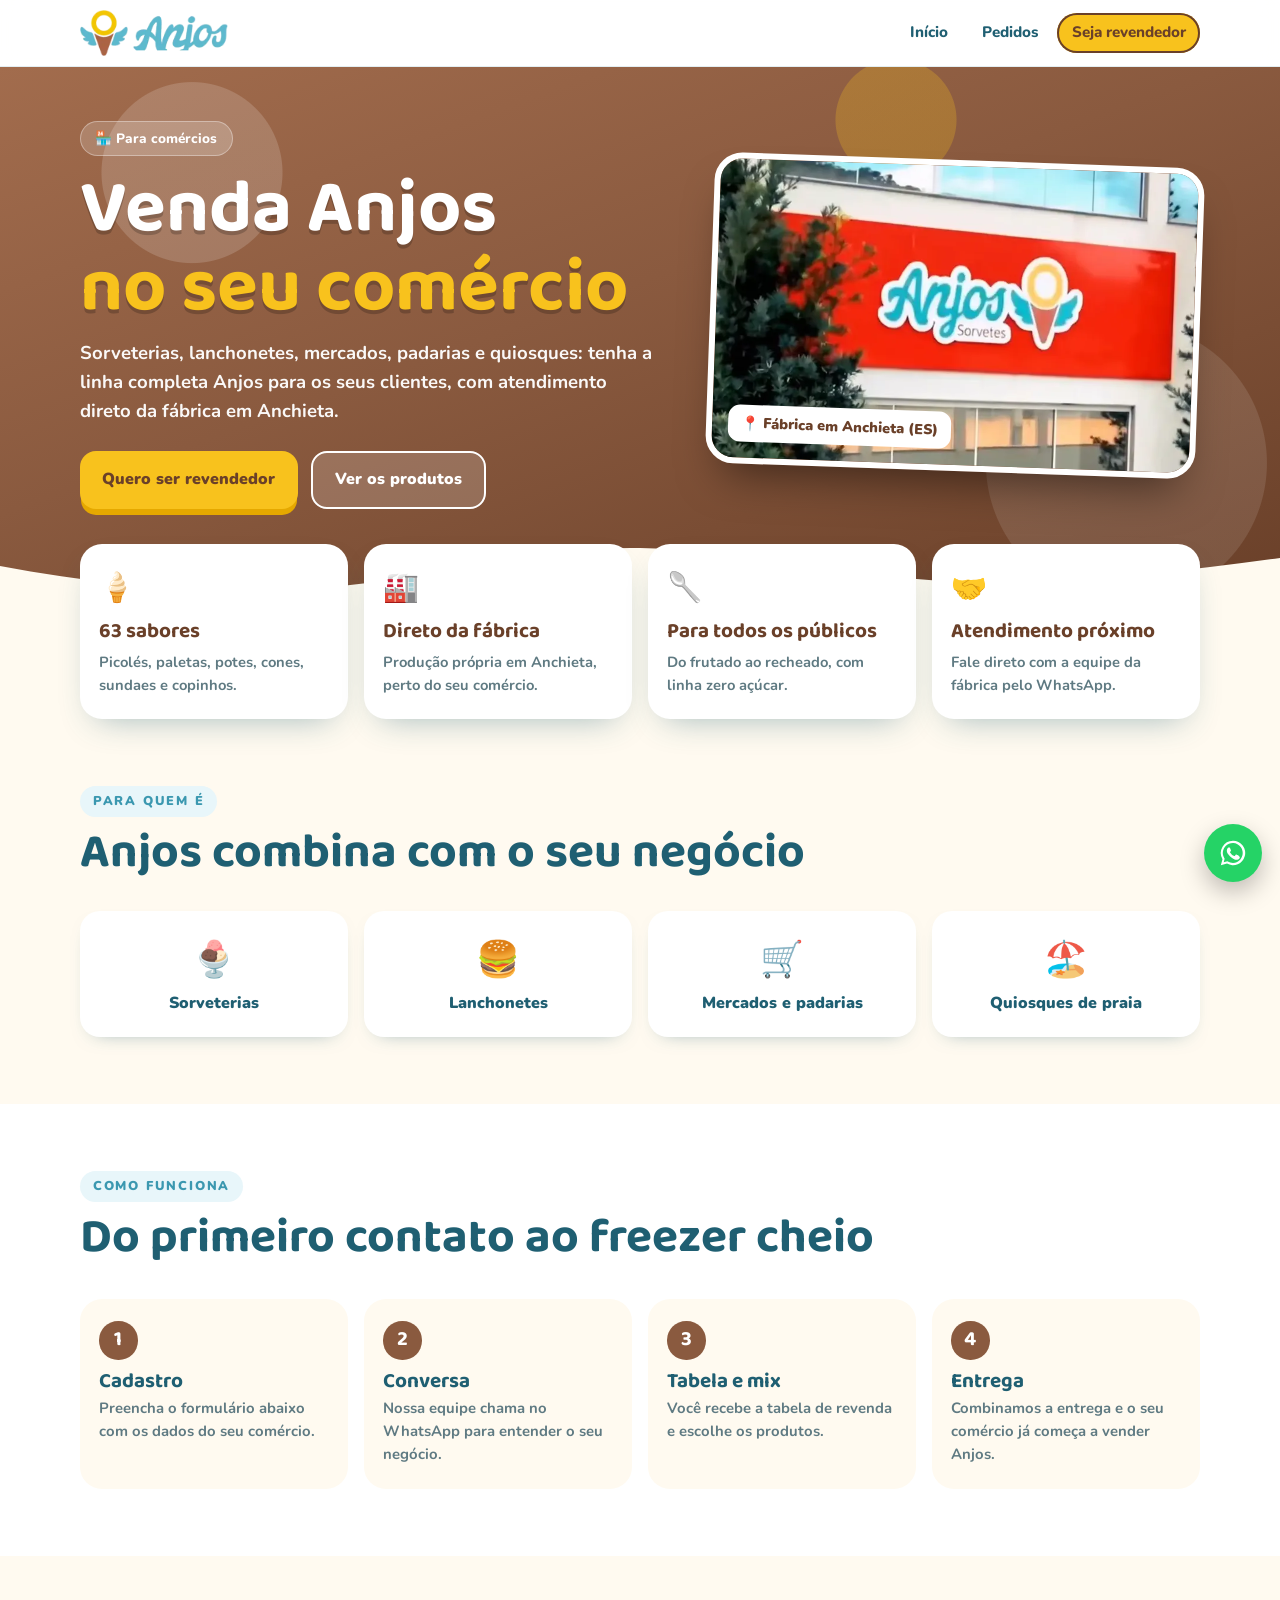
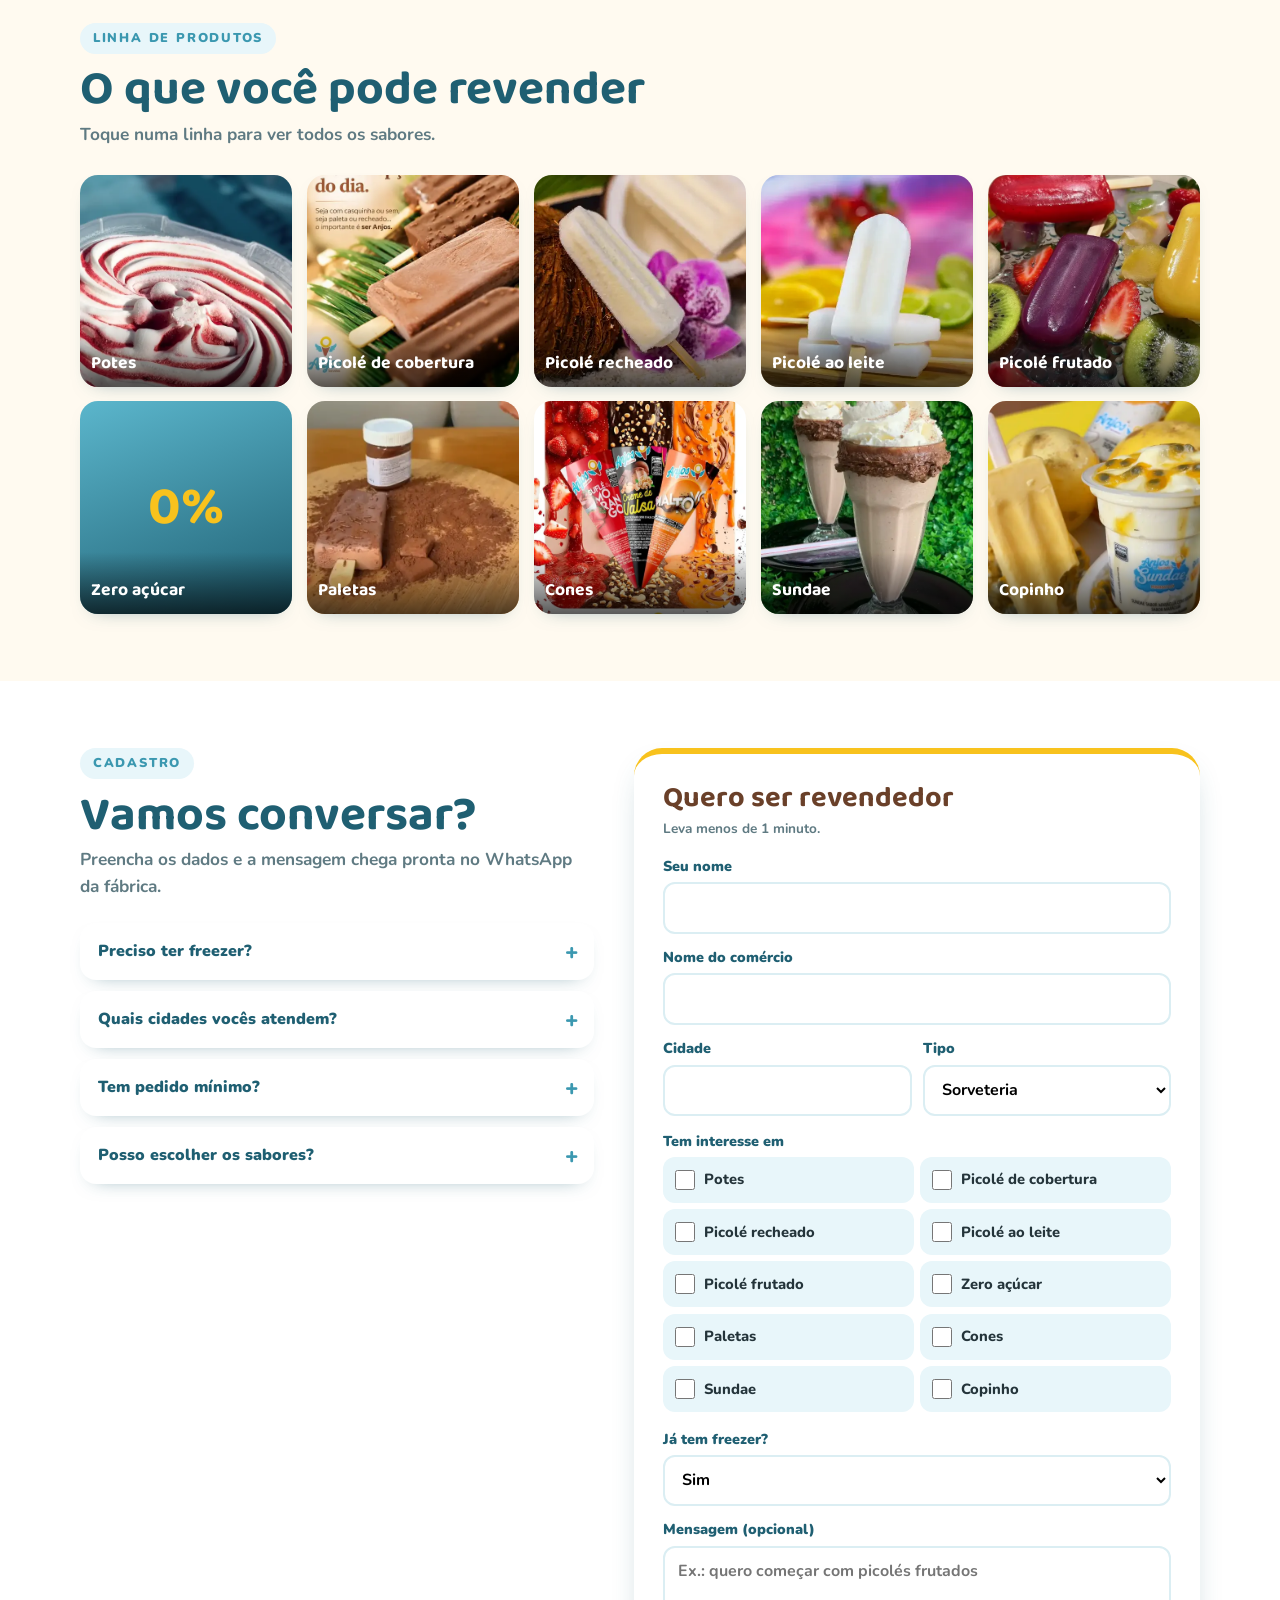
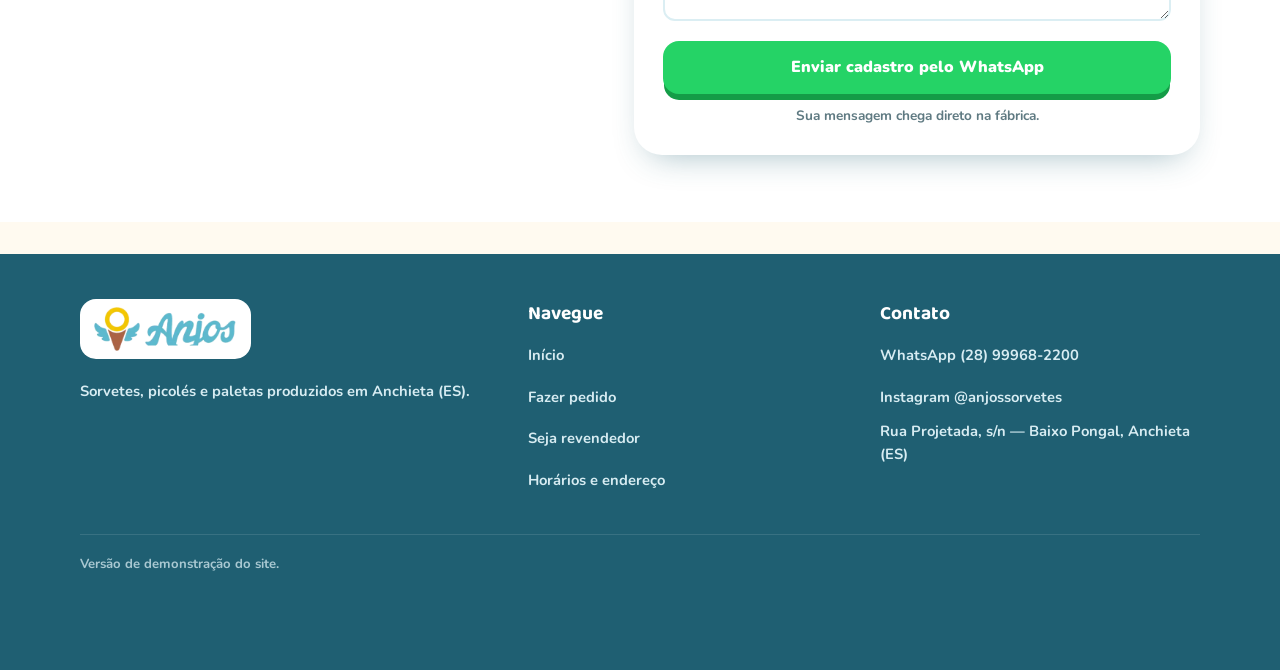
<file: revenda.html>
<!DOCTYPE html>
<html lang="pt-BR">
<head>
<meta charset="UTF-8">
<meta name="viewport" content="width=device-width, initial-scale=1">
<meta name="robots" content="noindex, nofollow">
<title>Seja revendedor — Anjos</title>
<link rel="preconnect" href="https://fonts.googleapis.com">
<link href="https://fonts.googleapis.com/css2?family=Baloo+2:wght@600;700;800&family=Nunito:wght@500;600;700;800;900&display=swap" rel="stylesheet">
<meta name="description" content="Tenha os sorvetes Anjos no seu comércio. Sorveterias, lanchonetes, mercados e quiosques: fale direto com a fábrica.">
<meta property="og:type" content="website">
<meta property="og:locale" content="pt_BR">
<meta property="og:site_name" content="Anjos">
<meta property="og:title" content="Seja revendedor — Anjos">
<meta property="og:description" content="Tenha os sorvetes Anjos no seu comércio. Sorveterias, lanchonetes, mercados e quiosques: fale direto com a fábrica.">
<meta property="og:url" content="https://sitesvictor.github.io/anjos-sorvetes-v2/revenda.html">
<meta property="og:image" content="https://sitesvictor.github.io/anjos-sorvetes-v2/img/og.jpg">
<meta property="og:image:width" content="1200">
<meta property="og:image:height" content="630">
<meta name="twitter:card" content="summary_large_image">
<meta name="theme-color" content="#3b98b0">
<link rel="icon" href="img/icone.png">
<link rel="stylesheet" href="estilo.css">
<style>
  .hero.marrom .tag{background:rgba(255,255,255,.15);color:var(--amarelo)}
  .hfoto{position:relative;border-radius:28px;overflow:hidden;border:6px solid #fff;box-shadow:0 26px 44px -18px rgba(0,0,0,.5);transform:rotate(2deg)}
  .hfoto img{width:100%;aspect-ratio:16/10;object-fit:cover;display:block}
  .hfoto span{position:absolute;left:1rem;bottom:1rem;background:#fff;color:var(--marrom2);font-weight:900;padding:.45rem .8rem;border-radius:12px;font-size:.9rem}
  @media (max-width:860px){.hfoto{order:-1}}
  .linhas-r{display:grid;grid-template-columns:repeat(5,1fr);gap:.9rem;margin-top:1.6rem}
  .linhas-r a{position:relative;border-radius:18px;overflow:hidden;aspect-ratio:1;display:block;text-decoration:none;box-shadow:0 8px 20px -14px rgba(31,95,114,.6)}
  .linhas-r a>img,.linhas-r a>.sem-foto{width:100%;height:100%;object-fit:cover;transition:transform .4s}
  .linhas-r a:hover>img{transform:scale(1.06)}
  .linhas-r a>b{position:absolute;left:0;right:0;bottom:0;padding:1.6rem .7rem .6rem;background:linear-gradient(transparent,rgba(0,0,0,.65));color:#fff;font-family:"Baloo 2";font-size:1.1rem}
  .linhas-r a>.sem-foto span{display:none}
  @media (max-width:860px){.linhas-r{grid-template-columns:repeat(2,1fr)}}
  .vant{display:grid;grid-template-columns:repeat(4,1fr);gap:1rem;margin-top:-3.2rem;position:relative;z-index:2}
  .vant div{background:#fff;border-radius:var(--raio);padding:1.4rem 1.2rem;box-shadow:var(--sombra)}
  .vant span{font-size:1.8rem}
  .vant b{display:block;font-family:"Baloo 2";font-size:1.3rem;color:var(--marrom2);margin:.3rem 0 .2rem}
  .vant p{color:var(--suave);font-weight:700;font-size:.92rem}
  @media (max-width:900px){.vant{grid-template-columns:repeat(2,1fr)}}
  @media (max-width:520px){.vant{grid-template-columns:1fr}}

  .quem{display:grid;grid-template-columns:repeat(4,1fr);gap:1rem;margin-top:2rem}
  .quem div{background:#fff;border-radius:20px;padding:1.3rem;text-align:center;font-weight:900;color:var(--azulEsc);box-shadow:0 8px 20px -14px rgba(31,95,114,.6)}
  .quem div span{display:block;font-size:2.2rem;margin-bottom:.3rem}
  @media (max-width:760px){.quem{grid-template-columns:repeat(2,1fr)}}

  .etapas{display:grid;grid-template-columns:repeat(4,1fr);gap:1rem;margin-top:2.2rem;position:relative}
  .etapas div{background:var(--creme);border-radius:var(--raio);padding:1.4rem 1.2rem;position:relative}
  .etapas div b{display:grid;place-items:center;width:2.4rem;height:2.4rem;border-radius:50%;background:var(--marrom);color:#fff;font-family:"Baloo 2";font-size:1.3rem;margin-bottom:.7rem}
  .etapas h3{font-size:1.3rem;color:var(--azulEsc);margin-bottom:.3rem}
  .etapas p{color:var(--suave);font-weight:700;font-size:.93rem}
  @media (max-width:860px){.etapas{grid-template-columns:1fr 1fr}}
  @media (max-width:520px){.etapas{grid-template-columns:1fr}}

  .chips{display:flex;flex-wrap:wrap;gap:.5rem;margin-top:1.4rem}
  .chips a{display:flex;align-items:center;gap:.4rem;text-decoration:none;background:#fff;border:2px solid #dbeef3;border-radius:999px;padding:.35rem .9rem .35rem .4rem;font-weight:800;color:var(--azulEsc)}
  .chips a svg{width:28px;height:28px}

  .cadastro{display:grid;grid-template-columns:1fr 1.1fr;gap:2.5rem;align-items:start}
  .form-rev{background:#fff;border-radius:28px;padding:1.8rem;box-shadow:var(--sombra);border-top:6px solid var(--amarelo)}
  .form-rev h3{font-size:1.8rem;color:var(--marrom2);margin-bottom:.3rem}
  .form-rev .btn{width:100%;margin-top:.4rem}
  .checks{display:grid;grid-template-columns:1fr 1fr;gap:.4rem;margin:.2rem 0 1rem}
  .checks label{display:flex;gap:.55rem;align-items:center;font-weight:800;font-size:.92rem;background:var(--ceu);border-radius:12px;padding:.65rem .75rem;cursor:pointer;min-height:46px}
  .checks label:has(input:checked){background:#d6eef5;box-shadow:inset 0 0 0 2px var(--azul2)}
  .checks input{accent-color:var(--azul2);width:1.25rem;height:1.25rem;flex:none}
  @media (max-width:420px){.checks{grid-template-columns:1fr}}
  .faq{display:grid;gap:.7rem;margin-top:1.4rem}
  .faq details{background:#fff;border-radius:16px;box-shadow:0 8px 20px -14px rgba(31,95,114,.6)}
  .faq summary{cursor:pointer;list-style:none;padding:1rem 2.8rem 1rem 1.1rem;font-weight:900;color:var(--azulEsc);position:relative}
  .faq summary::-webkit-details-marker{display:none}
  .faq summary::after{content:"+";position:absolute;right:1rem;top:50%;transform:translateY(-50%);font-size:1.4rem;color:var(--azul2);transition:transform .2s}
  .faq details[open] summary::after{transform:translateY(-50%) rotate(45deg)}
  .faq p{padding:0 1.1rem 1rem;color:var(--suave);font-weight:700}
  @media (max-width:900px){.cadastro{grid-template-columns:1fr}}
</style>
</head>
<body>

<section class="hero marrom">
  <div class="wrap">
    <div>
      <span class="selo">🏪 Para comércios</span>
      <h1>Venda Anjos<br><em>no seu comércio</em></h1>
      <p class="lead">Sorveterias, lanchonetes, mercados, padarias e quiosques: tenha a linha completa Anjos para os seus clientes, com atendimento direto da fábrica em Anchieta.</p>
      <div class="ctas">
        <a class="btn am" href="#cadastro">Quero ser revendedor</a>
        <a class="btn cont" href="pedidos.html">Ver os produtos</a>
      </div>
    </div>
    <div class="hfoto"><img src="img/md/fachada.webp" alt="Fábrica e Empório Anjos"><span>📍 Fábrica em Anchieta (ES)</span></div>
  </div>
  <svg class="onda" viewBox="0 0 1440 60" preserveAspectRatio="none"><path fill="currentColor" d="M0 30c120 20 240 30 360 22S600 10 720 12s240 30 360 34 240-10 360-24v38H0z"/></svg>
</section>

<div class="wrap">
  <div class="vant">
    <div class="rv"><span>🍦</span><b id="vSab">60+ sabores</b><p>Picolés, paletas, potes, cones, sundaes e copinhos.</p></div>
    <div class="rv"><span>🏭</span><b>Direto da fábrica</b><p>Produção própria em Anchieta, perto do seu comércio.</p></div>
    <div class="rv"><span>🥄</span><b>Para todos os públicos</b><p>Do frutado ao recheado, com linha zero açúcar.</p></div>
    <div class="rv"><span>🤝</span><b>Atendimento próximo</b><p>Fale direto com a equipe da fábrica pelo WhatsApp.</p></div>
  </div>
</div>

<section class="bl">
  <div class="wrap">
    <span class="tag">Para quem é</span>
    <h2 class="tt">Anjos combina com o seu negócio</h2>
    <div class="quem">
      <div class="rv"><span>🍨</span>Sorveterias</div>
      <div class="rv"><span>🍔</span>Lanchonetes</div>
      <div class="rv"><span>🛒</span>Mercados e padarias</div>
      <div class="rv"><span>🏖️</span>Quiosques de praia</div>
    </div>
  </div>
</section>

<section class="bl claro">
  <div class="wrap">
    <span class="tag">Como funciona</span>
    <h2 class="tt">Do primeiro contato ao freezer cheio</h2>
    <div class="etapas">
      <div class="rv"><b>1</b><h3>Cadastro</h3><p>Preencha o formulário abaixo com os dados do seu comércio.</p></div>
      <div class="rv"><b>2</b><h3>Conversa</h3><p>Nossa equipe chama no WhatsApp para entender o seu negócio.</p></div>
      <div class="rv"><b>3</b><h3>Tabela e mix</h3><p>Você recebe a tabela de revenda e escolhe os produtos.</p></div>
      <div class="rv"><b>4</b><h3>Entrega</h3><p>Combinamos a entrega e o seu comércio já começa a vender Anjos.</p></div>
    </div>
  </div>
</section>

<section class="bl">
  <div class="wrap">
    <span class="tag">Linha de produtos</span>
    <h2 class="tt">O que você pode revender</h2>
    <p class="sub">Toque numa linha para ver todos os sabores.</p>
    <div class="linhas-r" id="chips"></div>
  </div>
</section>

<section class="bl claro" id="cadastro">
  <div class="wrap cadastro">
    <div>
      <span class="tag">Cadastro</span>
      <h2 class="tt">Vamos conversar?</h2>
      <p class="sub">Preencha os dados e a mensagem chega pronta no WhatsApp da fábrica.</p>
      <div class="faq">
        <details><summary>Preciso ter freezer?</summary><p>Para manter os sorvetes na temperatura certa, sim. Conte no formulário se já tem um, e a equipe orienta sobre o melhor caminho para o seu caso.</p></details>
        <details><summary>Quais cidades vocês atendem?</summary><p>A fábrica fica em Anchieta (ES). Informe a sua cidade no cadastro para confirmarmos a entrega.</p></details>
        <details><summary>Tem pedido mínimo?</summary><p>As condições de revenda, como pedido mínimo e tabela de preços, são passadas pela equipe no primeiro contato.</p></details>
        <details><summary>Posso escolher os sabores?</summary><p>Sim. Você monta o seu mix com as linhas e sabores que fazem mais sentido para os seus clientes.</p></details>
      </div>
    </div>
    <form class="form-rev" id="formRev">
      <h3>Quero ser revendedor</h3>
      <p class="obs" style="text-align:left;margin:0 0 1rem">Leva menos de 1 minuto.</p>
      <label class="campo"><span>Seu nome</span><input id="rNome" required autocomplete="name"></label>
      <label class="campo"><span>Nome do comércio</span><input id="rLoja" required></label>
      <div class="duas">
        <label class="campo"><span>Cidade</span><input id="rCidade" required></label>
        <label class="campo"><span>Tipo</span>
          <select id="rTipo"><option>Sorveteria</option><option>Lanchonete</option><option>Mercado / Padaria</option><option>Quiosque / Praia</option><option>Outro</option></select>
        </label>
      </div>
      <span style="font-weight:900;font-size:.9rem;color:var(--azulEsc)">Tem interesse em</span>
      <div class="checks" id="checks"></div>
      <label class="campo"><span>Já tem freezer?</span>
        <select id="rFreezer"><option>Sim</option><option>Não</option><option>Ainda não sei</option></select>
      </label>
      <label class="campo"><span>Mensagem (opcional)</span><textarea id="rMsg" rows="2" placeholder="Ex.: quero começar com picolés frutados"></textarea></label>
      <button class="btn zap" type="submit">Enviar cadastro pelo WhatsApp</button>
      <p class="obs">Sua mensagem chega direto na fábrica.</p>
    </form>
  </div>
</section>

<script src="comum.js"></script>
<script>
  $("#vSab").textContent = SABORES_UNICOS + " sabores";
  const COR_LINHA = { potes:"#f28aa8", cobertura:"#f8c21d", recheados:"#9bd47a", leite:"#f7d54a", frutados:"#8d5bb5", zero:"#8a5a3f", paletas:"#f28aa8", cones:"#8a5a3f", sundae:"#ef6b7c", copinho:"#5bb6cc" };
  $("#chips").innerHTML = CATS.map(c => `<a href="pedidos.html?cat=${c.id}">${fotoCat(c)}<b>${c.nome}</b></a>`).join("");
  $("#checks").innerHTML = CATS.map(c => `<label><input type="checkbox" value="${c.nome}">${c.nome}</label>`).join("");
  montarLayout("revenda");
  $("#formRev").addEventListener("submit", e => {
    e.preventDefault();
    const linhas = [...document.querySelectorAll("#checks input:checked")].map(i => i.value);
    let t = `Olá, Anjos! 🏪 Quero ser revendedor.\n\n*Nome:* ${$("#rNome").value.trim()}\n*Comércio:* ${$("#rLoja").value.trim()} (${$("#rTipo").value})\n*Cidade:* ${$("#rCidade").value.trim()}\n*Tem freezer:* ${$("#rFreezer").value}`;
    if (linhas.length) t += `\n*Interesse em:* ${linhas.join(", ")}`;
    if ($("#rMsg").value.trim()) t += `\n*Mensagem:* ${$("#rMsg").value.trim()}`;
    window.open(zap(t), "_blank");
  });
</script>
</body>
</html>
</file>
<file: estilo.css>
:root{
  --azul:#5bb6cc; --azul2:#3b98b0; --azulEsc:#1f5f72; --ceu:#e8f6fa; --amarelo:#f8c21d; --amarelo2:#e5a800;
  --marrom:#8a5a3f; --marrom2:#6a4029; --creme:#fffaf0; --texto:#24343a; --suave:#5f7a82;
  --sombra:0 14px 34px -16px rgba(31,95,114,.45); --raio:22px;
}
*{box-sizing:border-box;margin:0;padding:0}
[hidden]{display:none!important}
html{scroll-behavior:smooth;scroll-padding-top:74px}
body{font-family:Nunito,system-ui,sans-serif;color:var(--texto);background:var(--creme);line-height:1.55;-webkit-font-smoothing:antialiased}
h1,h2,h3,.logo{font-family:"Baloo 2",Nunito,sans-serif;line-height:1.05}
a{color:inherit}
img,svg{max-width:100%}
.wrap{max-width:1160px;margin:0 auto;padding:0 1.25rem}
button{font:inherit;cursor:pointer;border:0;background:none;color:inherit}

/* ---------- topo ---------- */
.topo{position:sticky;top:0;z-index:30;background:rgba(255,255,255,.94);backdrop-filter:blur(10px);border-bottom:1px solid #e3eef2}
.topo .wrap{display:flex;align-items:center;gap:1rem;height:66px}
.logo{display:flex;align-items:center;gap:.5rem;font-size:1.65rem;font-weight:800;color:var(--azul2);text-decoration:none}
.logo small{display:block;font-family:Nunito;font-size:.62rem;font-weight:900;letter-spacing:.22em;color:var(--marrom);margin-top:-.25rem}
.logo svg{width:40px;height:40px;flex:none}
.logo img{height:46px;width:auto;display:block}
.logo-rod{display:inline-block;background:#fff;border-radius:16px;padding:.5rem .9rem}
.logo-rod img{height:44px;width:auto;display:block}
.sem-foto.zero{background:linear-gradient(160deg,#5bb6cc,#1f5f72);color:#fff;gap:0;display:flex!important;flex-direction:column;align-items:center;justify-content:center}
.sem-foto.zero b{font-family:"Baloo 2";font-size:3.4rem;line-height:1;color:var(--amarelo)}
.sem-foto.zero span{font-family:Nunito;font-weight:900;font-size:1rem;letter-spacing:.12em;text-transform:uppercase}
.sem-foto{display:grid;place-items:center;align-content:center;gap:.4rem;background:linear-gradient(160deg,#e8f6fa,#cbeaf2);color:var(--azulEsc);font-family:"Baloo 2";font-weight:800;font-size:1.3rem;text-align:center}
.sem-foto img{width:64px!important;height:64px!important;object-fit:contain!important}
.menu{margin-left:auto;display:flex;gap:.3rem;align-items:center}
.menu a{text-decoration:none;font-weight:800;font-size:.95rem;padding:.5rem .9rem;border-radius:999px;color:var(--azulEsc);white-space:nowrap}
.menu a:hover{background:var(--ceu)}
.menu a.on{background:var(--ceu);color:var(--azul2)}
.menu a.rev{background:var(--amarelo);color:var(--marrom2)}
.menu a.rev.on{box-shadow:inset 0 0 0 2px var(--marrom2)}
@media (max-width:640px){
  .logo img{height:38px}
  .menu a{padding:.45rem .65rem;font-size:.86rem}
  .menu a.so-pc{display:none}
}

/* ---------- botões ---------- */
.btn{display:inline-flex;align-items:center;justify-content:center;gap:.5rem;font-weight:900;text-decoration:none;padding:.9rem 1.4rem;border-radius:16px;font-size:1rem;transition:transform .15s}
.btn:hover{transform:translateY(-2px)}
.btn.am{background:var(--amarelo);color:var(--marrom2);box-shadow:0 7px 0 -1px var(--amarelo2)}
.btn.az{background:var(--azul2);color:#fff;box-shadow:0 7px 0 -1px var(--azulEsc)}
.btn.br{background:#fff;color:var(--azul2);border:2px solid #dbeef3}
.btn.zap{background:#25d366;color:#fff;box-shadow:0 7px 0 -1px #149c47}
.btn.cont{background:rgba(255,255,255,.16);border:2px solid #fff;color:#fff}
.btn.cont:hover{background:#fff;color:var(--azul2)}
.btn.mr{background:var(--marrom);color:#fff;box-shadow:0 7px 0 -1px var(--marrom2)}

/* ---------- hero ---------- */
.hero{background:linear-gradient(180deg,var(--azul) 0%,var(--azul2) 100%);color:#fff;position:relative;overflow:hidden}
.hero.marrom{background:linear-gradient(160deg,#a26c4d 0%,var(--marrom) 45%,var(--marrom2) 100%)}
.hero::before{content:"";position:absolute;inset:0;background:radial-gradient(circle at 15% 20%,rgba(255,255,255,.16) 0 90px,transparent 91px),radial-gradient(circle at 88% 75%,rgba(255,255,255,.11) 0 140px,transparent 141px),radial-gradient(circle at 70% 10%,rgba(248,194,29,.25) 0 60px,transparent 61px)}
.hero .wrap{position:relative;display:grid;grid-template-columns:1.1fr .9fr;gap:2rem;align-items:center;padding-top:3.4rem;padding-bottom:5.4rem}
.hero.curto .wrap{grid-template-columns:1fr;padding-top:2.6rem;padding-bottom:4.4rem}
.selo{display:inline-flex;gap:.45rem;align-items:center;background:rgba(255,255,255,.18);border:1px solid rgba(255,255,255,.35);padding:.35rem .9rem;border-radius:999px;font-weight:800;font-size:.85rem}
.hero h1{font-size:clamp(2.6rem,6.3vw,4.7rem);margin:.9rem 0 .7rem;text-shadow:0 4px 0 rgba(31,95,114,.3)}
.hero.marrom h1{text-shadow:0 4px 0 rgba(0,0,0,.2)}
.hero.curto h1{font-size:clamp(2.3rem,5vw,3.6rem)}
.hero h1 em{font-style:normal;color:var(--amarelo)}
.hero p.lead{font-size:1.16rem;font-weight:700;max-width:36rem;opacity:.96}
.ctas{display:flex;flex-wrap:wrap;gap:.8rem;margin-top:1.6rem}
.hero-arte{position:relative;height:380px}
.hero-arte svg{position:absolute;filter:drop-shadow(0 18px 22px rgba(0,0,0,.22))}
.onda{position:absolute;left:0;right:0;bottom:-1px;height:60px;color:var(--creme);width:100%}
.status{display:inline-flex;align-items:center;gap:.5rem;margin-top:1.3rem;font-weight:800;background:rgba(0,0,0,.16);padding:.45rem .9rem;border-radius:12px;font-size:.92rem}
.status i{width:10px;height:10px;border-radius:50%;background:#8ef0a9;box-shadow:0 0 0 4px rgba(142,240,169,.25)}
.status.fech i{background:#ffb3b3;box-shadow:0 0 0 4px rgba(255,179,179,.25)}
@media (max-width:860px){
  .hero .wrap{grid-template-columns:1fr;padding-bottom:4.5rem}
  .hero-arte{height:380px;order:-1;transform:scale(.6);transform-origin:top center;margin-bottom:-150px;width:100%;max-width:520px;justify-self:center}
}

/* ---------- seções ---------- */
section.bl{padding:4.2rem 0}
section.bl.claro{background:#fff}
.tag{display:inline-block;font-weight:900;font-size:.8rem;letter-spacing:.14em;text-transform:uppercase;color:var(--azul2);background:var(--ceu);padding:.35rem .8rem;border-radius:999px}
h2.tt{font-size:clamp(2rem,4.5vw,3rem);color:var(--azulEsc);margin:.7rem 0 .4rem}
p.sub{color:var(--suave);font-weight:700;font-size:1.08rem;max-width:44rem}
.topo-sec{display:flex;flex-wrap:wrap;justify-content:space-between;align-items:flex-end;gap:1rem}

.numeros{display:grid;grid-template-columns:repeat(4,1fr);gap:1rem;margin-top:-3.2rem;position:relative;z-index:2}
.numeros div{background:#fff;border-radius:var(--raio);padding:1.2rem;text-align:center;box-shadow:var(--sombra)}
.numeros b{display:block;font-family:"Baloo 2";font-size:2.2rem;color:var(--azul2);line-height:1}
.numeros span{font-weight:800;color:var(--suave);font-size:.9rem}
@media (max-width:820px){.numeros{grid-template-columns:repeat(2,1fr)}}

.card{background:#fff;border-radius:var(--raio);padding:1.6rem;box-shadow:var(--sombra)}
.card h3{font-size:1.7rem;color:var(--azulEsc);display:flex;align-items:center;gap:.6rem;margin-bottom:.8rem}

/* horários / mapa */
.hor{list-style:none;display:grid;gap:.45rem}
.hor li{display:flex;justify-content:space-between;gap:1rem;padding:.55rem .8rem;border-radius:10px;background:var(--ceu);font-weight:800}
.hor li.hoje{background:var(--amarelo);color:var(--marrom2)}
.hor li span:last-child{white-space:nowrap}
.sub-h{font-weight:900;color:var(--marrom);margin:1.1rem 0 .5rem;font-size:.85rem;letter-spacing:.1em;text-transform:uppercase}
.mapa{border-radius:18px;overflow:hidden;height:280px;background:var(--ceu)}
.mapa iframe{width:100%;height:100%;border:0}
.info{display:grid;grid-template-columns:1fr 1fr;gap:1.4rem;margin-top:2rem}
@media (max-width:860px){.info{grid-template-columns:1fr}}

/* formulários */
.campo{display:grid;gap:.3rem;margin-bottom:.8rem}
.campo span{font-weight:900;font-size:.9rem;color:var(--azulEsc)}
.campo input,.campo textarea,.campo select{font:inherit;font-weight:700;border:2px solid #dbeef3;border-radius:12px;padding:.7rem .8rem;outline:0;background:#fff;width:100%}
.campo input:focus,.campo textarea:focus,.campo select:focus{border-color:var(--azul)}
.duas{display:grid;grid-template-columns:1fr 1fr;gap:.7rem}
.obs{font-size:.85rem;color:var(--suave);font-weight:700;text-align:center;margin-top:.7rem}

/* rodapé */
footer{background:var(--azulEsc);color:#d7ecf2;padding:2.8rem 0 6rem;margin-top:2rem}
footer .cols{display:grid;grid-template-columns:1.3fr 1fr 1fr;gap:2rem}
footer .logo{color:#fff}
footer .logo small{color:var(--amarelo)}
footer h4{font-family:"Baloo 2";font-size:1.2rem;color:#fff;margin-bottom:.5rem}
footer p,footer li{font-weight:700;font-size:.92rem}
footer ul{list-style:none;display:grid;gap:.1rem}
footer ul a{display:inline-block;padding:.45rem 0;min-height:40px}
footer a{text-decoration:none}
footer a:hover{text-decoration:underline}
footer .demo{margin-top:2rem;padding-top:1.2rem;border-top:1px solid rgba(255,255,255,.15);font-size:.82rem;opacity:.75}
@media (max-width:760px){footer .cols{grid-template-columns:1fr}}

.zapfix{position:fixed;right:18px;bottom:18px;z-index:35;width:58px;height:58px;border-radius:50%;background:#25d366;display:grid;place-items:center;box-shadow:0 10px 24px rgba(0,0,0,.25);transition:bottom .3s}
.zapfix svg{width:30px;height:30px;fill:#fff}
body.com-lista .zapfix{bottom:96px}
.toast{position:fixed;left:50%;top:80px;transform:translate(-50%,-20px);opacity:0;background:var(--azulEsc);color:#fff;font-weight:800;padding:.7rem 1.2rem;border-radius:12px;z-index:60;transition:.25s;pointer-events:none}
.toast.on{opacity:1;transform:translate(-50%,0)}

/* revelar */
.rv{opacity:0;transform:translateY(22px);transition:opacity .6s ease,transform .6s ease}
.rv.vis{opacity:1;transform:none}
@media (prefers-reduced-motion:reduce){.rv{opacity:1;transform:none;transition:none}html{scroll-behavior:auto}}
</file>
